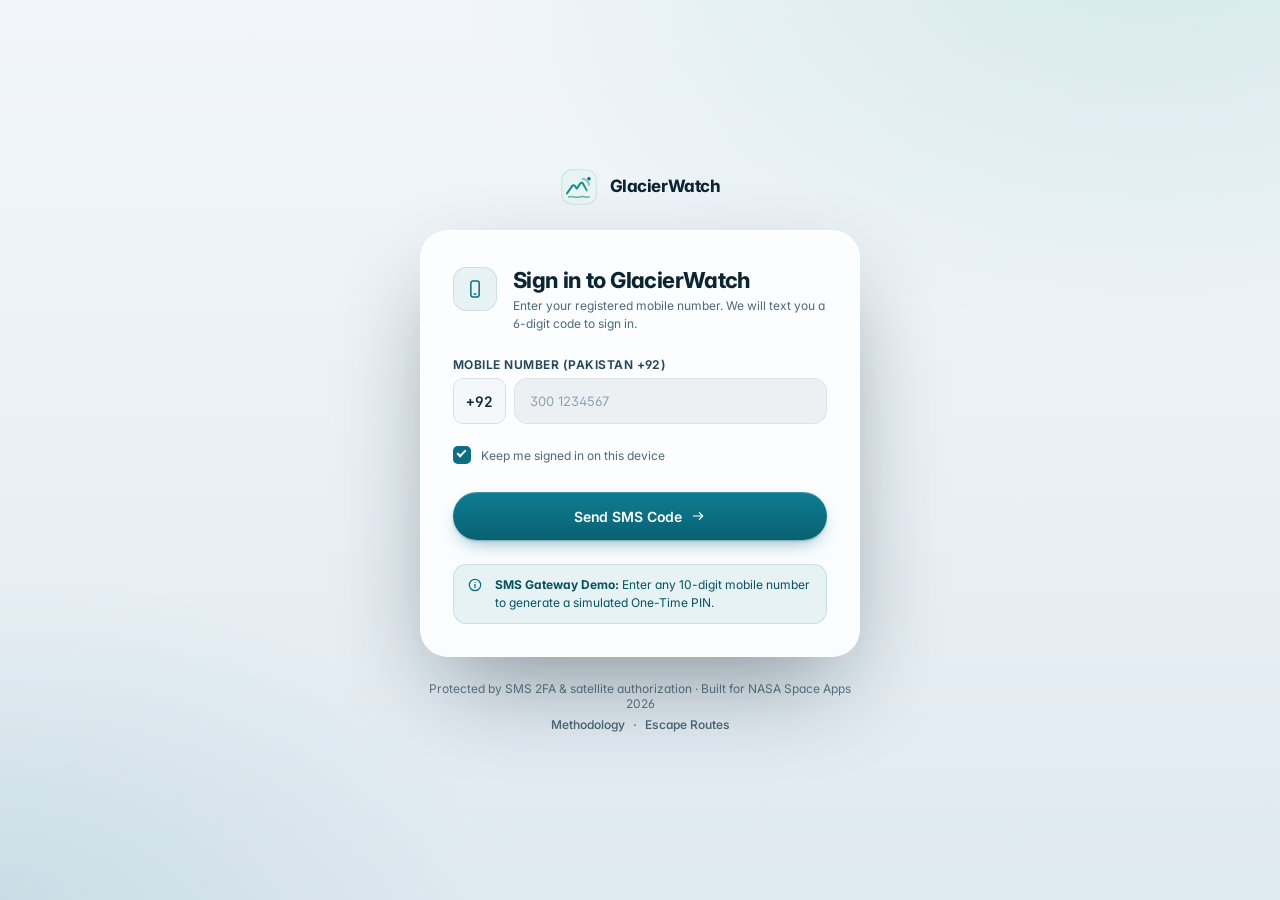
<file: frontend/login.html>
<!doctype html>
<html lang="en">
<head>
  <meta charset="utf-8">
  <meta name="viewport" content="width=device-width, initial-scale=1">
  <title>Sign in — GlacierWatch</title>
  <meta name="description" content="Sign in to the GlacierWatch early-warning telemetry dashboard via SMS One-Time PIN.">
  <meta name="theme-color" content="#f2f6fa">
  <link rel="icon" href="assets/favicon.svg" type="image/svg+xml">
  <link rel="preconnect" href="https://fonts.googleapis.com">
  <link rel="preconnect" href="https://fonts.gstatic.com" crossorigin>
  <link href="https://fonts.googleapis.com/css2?family=Inter:wght@400;500;600;700;800&family=JetBrains+Mono:wght@500;600&family=Noto+Naskh+Arabic:wght@400;600&display=swap" rel="stylesheet">
  <link rel="stylesheet" href="assets/css/styles.css">
  <link rel="stylesheet" href="assets/css/login.css">
</head>
<body class="login-body">
  <svg class="icon-sprite" aria-hidden="true" focusable="false">
    <symbol id="i-phone" viewBox="0 0 24 24"><rect x="7" y="2.5" width="10" height="19" rx="2.5"/><path d="M11 18h2"/></symbol>
    <symbol id="i-lock" viewBox="0 0 24 24"><rect x="5" y="10" width="14" height="10" rx="2.5"/><path d="M8.5 10V8a3.5 3.5 0 0 1 7 0v2"/></symbol>
    <symbol id="i-arrow" viewBox="0 0 24 24"><path d="M5 12h14"/><path d="m14 7 5 5-5 5"/></symbol>
    <symbol id="i-info" viewBox="0 0 24 24"><circle cx="12" cy="12" r="8.5"/><path d="M12 11v5"/><path d="M12 8h.01"/></symbol>
    <symbol id="i-check" viewBox="0 0 24 24"><path d="m5 12.5 4.2 4.2L19 6.8"/></symbol>
  </svg>

  <main class="login-main">
    <div class="login-container">
      
      <!-- Brand Header -->
      <div class="login-brand-header">
        <a class="brand" href="index.html" aria-label="GlacierWatch home">
          <span class="brand-mark" aria-hidden="true" style="background: transparent; box-shadow: none;">
          <svg viewBox="0 0 44 44" fill="none">
            <defs>
              <linearGradient id="gw-calm" x1="4" y1="6" x2="40" y2="38" gradientUnits="userSpaceOnUse">
                <stop offset="0%" stop-color="#0b6e82"/>
                <stop offset="55%" stop-color="#19948b"/>
                <stop offset="100%" stop-color="#5ab8a8"/>
              </linearGradient>
              <linearGradient id="gw-surface" x1="0" y1="0" x2="44" y2="44" gradientUnits="userSpaceOnUse">
                <stop offset="0%" stop-color="#e3f3f4"/>
                <stop offset="100%" stop-color="#eef7f5"/>
              </linearGradient>
            </defs>
            <rect x="2" y="2" width="40" height="40" rx="12" fill="url(#gw-surface)" stroke="#cde4e5" stroke-width="1.2"/>
            <!-- Flowing mountain contour transitioning into a calm radar ring -->
            <path d="M8 29.5 14.5 20.5a1.6 1.6 0 0 1 2.6 0l2.4 3.4 4.1-6.2a1.6 1.6 0 0 1 2.7.1l4.7 8.1" stroke="url(#gw-calm)" stroke-width="2.3" stroke-linecap="round" stroke-linejoin="round"/>
            <path d="M26 12.5a7.5 7.5 0 0 1 7.5 7.5" stroke="#2d9d92" stroke-width="1.8" stroke-linecap="round" opacity="0.65"/>
            <circle cx="33.5" cy="12.5" r="2" fill="#0b6e82"/>
            <path d="M10 33.5c4.5-1.6 8.5 1.6 13 0s8.5 1.6 11 0" stroke="#5ab8a8" stroke-width="1.8" stroke-linecap="round"/>
          </svg>
        </span>
          <span class="brand-text">
            <strong>GlacierWatch</strong>
            <small>GLOF early warning · Northern Pakistan</small>
          </span>
        </a>
      </div>

      <!-- Login Card Form -->
      <section class="card login-card" aria-labelledby="login-title">
        <div class="login-card-head">
          <div class="login-icon-badge">
            <svg class="icon"><use href="#i-phone"/></svg>
          </div>
          <div>
            <h1 id="login-title">Sign in to GlacierWatch</h1>
            <p id="login-subtitle">Enter your registered mobile number. We will text you a 6-digit code to sign in.</p>
          </div>
        </div>

        <!-- Step 1: Phone Number Input -->
        <form class="login-form" id="phone-form" novalidate>
          <div class="form-group">
            <label for="phone">Mobile Number (Pakistan +92)</label>
            <div style="display:flex; gap:8px; align-items:stretch;">
              <span style="display:inline-flex; align-items:center; padding:0 12px; border-radius:10px; border:1px solid var(--border, #d5e0e8); background:var(--surface-2, #f4f8fb); font-family:'JetBrains Mono', monospace; font-size:0.9rem; font-weight:600; color:var(--ink, #0c2533);">
                +92
              </span>
              <input
                type="tel"
                id="phone"
                name="phone"
                placeholder="300 1234567"
                inputmode="tel"
                autocomplete="tel-national"
                maxlength="12"
                required
                style="flex:1;"
              >
            </div>
          </div>

          <div class="form-row-check">
            <label class="checkbox-label">
              <input type="checkbox" id="remember" name="remember" checked>
              <span class="checkbox-custom"></span>
              <span>Keep me signed in on this device</span>
            </label>
          </div>

          <button type="submit" class="btn btn-primary btn-block" id="send-otp-btn">
            Send SMS Code <svg class="icon"><use href="#i-arrow"/></svg>
          </button>
        </form>

        <!-- Step 2: OTP Verification (Hidden until code is sent) -->
        <form class="login-form" id="otp-form" novalidate hidden>
          <div class="form-group">
            <div class="label-row">
              <label for="otp">6-Digit One-Time PIN</label>
              <button type="button" class="forgot-link" id="change-phone-btn" style="background:none; border:none; padding:0; cursor:pointer; font:inherit;">
                Change number
              </button>
            </div>
            <input
              type="text"
              id="otp"
              name="otp"
              placeholder="• • • • • •"
              inputmode="numeric"
              pattern="[0-9]{6}"
              maxlength="6"
              autocomplete="one-time-code"
              required
              style="font-family:'JetBrains Mono', monospace; font-size:1.25rem; letter-spacing:0.35em; text-align:center;"
            >
          </div>

          <div style="display:flex; justify-content:space-between; align-items:center; font-size:0.84rem; color:var(--muted, #5f7889); margin-bottom:14px;">
            <span id="otp-sent-to">Sent to +92</span>
            <button type="button" id="resend-otp-btn" disabled style="background:none; border:none; padding:0; font:inherit; font-weight:600; color:var(--accent, #0b6e82); cursor:pointer;">
              Resend in 30s
            </button>
          </div>

          <button type="submit" class="btn btn-primary btn-block" id="verify-otp-btn">
            Verify &amp; Sign In <svg class="icon"><use href="#i-check"/></svg>
          </button>
        </form>

        <div class="login-demo-notice" id="demo-sms-banner">
          <svg class="icon"><use href="#i-info"/></svg>
          <span id="demo-sms-text"><strong>SMS Gateway Demo:</strong> Enter any 10-digit mobile number to generate a simulated One-Time PIN.</span>
        </div>
      </section>

      <!-- Footer Info -->
      <footer class="login-footer">
        <p>Protected by SMS 2FA &amp; satellite authorization · Built for NASA Space Apps 2026</p>
        <div class="login-footer-links">
          <a href="index.html#method">Methodology</a>
          <span>·</span>
          <a href="index.html#escape">Escape Routes</a>
        </div>
      </footer>

    </div>
  </main>

  <div class="toast" id="toast" role="status" aria-live="polite"></div>
  <script src="assets/js/app.js" type="module"></script>
</body>
</html>
</file>
<file: frontend/assets/css/styles.css>
/* ==========================================================================
   GlacierWatch — "Karakoram Telemetry" design system
   A calm, low-glare command-center interface for district officers and
   field teams. One token set drives every surface, tier and control.

   Contents
     01 Tokens            08 Lake list              15 Method
     02 Base              09 Context band           16 Footer
     03 Header & nav      10 Time Machine           17 Lake dialog
     04 Layout & type     11 Escape routes          18 Toast & tab bar
     05 Glass surfaces    12 Alerts · voice         19 Responsive
     06 Buttons/controls  13 Alerts · SMS           20 Motion preferences
     07 Overview & map    14 Alerts · side rail
   ========================================================================== */

/* -------------------------------------------------------------------------
   01 Tokens
   ------------------------------------------------------------------------- */

:root {
  /* Alpine Mist — canvas */
  --mist-0: #f8fbfd;
  --mist-1: #f2f6fa;
  --mist-2: #eaf1f6;
  --mist-3: #dfe9f0;
  --mist-4: #d2e0ea;

  /* Deep Karakoram Slate — ink & structure */
  --slate-950: #081a24;
  --slate-900: #0c2533;
  --slate-800: #143444;
  --slate-700: #24475a;
  --slate-600: #3a5a6c;
  --slate-500: #4f6a7b;
  --slate-400: #5f7889;
  --slate-300: #8ea3b1;

  --ink: var(--slate-900);
  --ink-2: var(--slate-700);
  --muted: var(--slate-500);
  --muted-2: var(--slate-400);
  --placeholder: var(--slate-300);

  /* Glacial Teal — brand & telemetry */
  --brand: #0b6e82;
  --brand-hover: #095e70;
  --brand-ink: #075261;
  --brand-2: #0f8f8a;
  --brand-glow: #6fd3d8;
  --brand-soft: rgba(11, 110, 130, .08);
  --brand-soft-2: rgba(11, 110, 130, .14);
  --brand-line: rgba(11, 110, 130, .26);
  --brand-grad: linear-gradient(180deg, #0f7d92 0%, #0b6e82 55%, #09616f 100%);

  /* Semantic risk tiers */
  --high: #d63b3b;
  --high-ink: #a52626;
  --high-soft: #fcecec;
  --high-wash: rgba(214, 59, 59, .07);
  --high-line: rgba(214, 59, 59, .26);

  --mod: #d97706;
  --mod-ink: #965104;
  --mod-soft: #fef3e2;
  --mod-wash: rgba(217, 119, 6, .07);
  --mod-line: rgba(217, 119, 6, .28);

  --low: #0f8a5f;
  --low-ink: #0a6a48;
  --low-soft: #e6f4ee;
  --low-wash: rgba(15, 138, 95, .07);
  --low-line: rgba(15, 138, 95, .26);

  /* Score factors (kept distinct from tier colours where possible) */
  --factor-growth: var(--brand);
  --factor-heat: #c4700a;
  --factor-rain: #4a7ea6;

  /* Map markers */
  --safe: #12a074;
  --village: var(--brand);

  /* Lines */
  --hair: rgba(12, 37, 51, .08);
  --hair-2: rgba(12, 37, 51, .12);
  --hair-3: rgba(12, 37, 51, .18);
  --line: var(--hair);
  --line-strong: var(--hair-2);

  /* Frosted glass */
  --glass: rgba(255, 255, 255, .82);
  --glass-hi: rgba(255, 255, 255, .9);
  --glass-lo: rgba(255, 255, 255, .64);
  --glass-edge: .5px solid rgba(255, 255, 255, .85);
  --glass-blur: blur(30px) saturate(160%);
  --fill-1: rgba(12, 37, 51, .035);
  --fill-2: rgba(12, 37, 51, .06);
  --fill-3: rgba(12, 37, 51, .09);

  /* Dark anchor surfaces */
  --night:
    radial-gradient(640px 300px at 100% 0%, rgba(15, 143, 138, .26), transparent 68%),
    radial-gradient(520px 320px at 0% 100%, rgba(11, 110, 130, .22), transparent 70%),
    linear-gradient(150deg, #0a202c 0%, #0c2533 52%, #0d3140 100%);
  --night-text: #e6f2f6;
  --night-muted: #a8c0cc;
  --night-faint: #86a3b2;
  --night-accent: #7fd6dc;
  --night-line: rgba(255, 255, 255, .1);
  --night-fill: rgba(255, 255, 255, .06);

  /* Elevation */
  --ring: 0 0 0 .5px rgba(12, 37, 51, .07);
  --shadow-sm: var(--ring), 0 1px 2px rgba(12, 37, 51, .04), 0 4px 12px -6px rgba(12, 37, 51, .1);
  --shadow: var(--ring), 0 1px 2px rgba(12, 37, 51, .035), 0 14px 36px -18px rgba(12, 37, 51, .2);
  --shadow-hover: var(--ring), 0 2px 4px rgba(12, 37, 51, .04), 0 22px 44px -20px rgba(12, 37, 51, .26);
  --shadow-float: 0 0 0 .5px rgba(12, 37, 51, .08), 0 18px 44px -14px rgba(8, 26, 36, .32);
  --shadow-night: 0 30px 70px -30px rgba(8, 26, 36, .6), inset 0 1px 0 rgba(255, 255, 255, .1);
  --shadow-lg: 0 40px 100px -24px rgba(8, 26, 36, .45);
  --inset-hi: inset 0 1px 0 rgba(255, 255, 255, .9);

  /* Shape */
  --r-2xl: 28px;
  --r-xl: 24px;
  --r-lg: 18px;
  --r-md: 14px;
  --r-sm: 10px;
  --r-xs: 7px;
  --radius: var(--r-xl);
  --radius-sm: var(--r-md);

  /* Spacing (4-pt) */
  --s-1: 4px;
  --s-2: 8px;
  --s-3: 12px;
  --s-4: 16px;
  --s-5: 20px;
  --s-6: 24px;
  --s-7: 32px;
  --s-8: 40px;
  --s-9: 56px;
  --s-10: 72px;
  --pad-card: 24px;
  --gap-grid: 24px;
  --gap-stack: 20px;
  --gap-section: 40px;

  /* Type */
  --font: "Inter", ui-sans-serif, system-ui, -apple-system, "Segoe UI", Roboto, sans-serif;
  --mono: "JetBrains Mono", ui-monospace, "SF Mono", "Cascadia Mono", Consolas, monospace;
  --urdu: "Noto Naskh Arabic", "Nafees Nastaleeq", "Jameel Noori Nastaleeq", serif;
  --fs-micro: 10.5px;
  --fs-label: 11px;
  --fs-xs: 12px;
  --fs-sm: 13px;
  --fs-md: 14px;
  --fs-base: 15px;

  /* Motion */
  --ease: cubic-bezier(.2, .8, .2, 1);
  --ease-out: cubic-bezier(.16, 1, .3, 1);
  --t-fast: .14s;
  --t: .22s;

  --max: 1320px;
  --header-h: 68px;
}

/* -------------------------------------------------------------------------
   02 Base
   ------------------------------------------------------------------------- */

*, *::before, *::after { box-sizing: border-box; }

html {
  scroll-behavior: auto;
  -webkit-text-size-adjust: 100%;
  background: var(--mist-1);
}

body {
  position: relative;
  margin: 0;
  min-height: 100vh;
  font-family: var(--font);
  font-size: var(--fs-md);
  font-feature-settings: "cv11", "ss01", "ss03";
  color: var(--ink);
  color-scheme: light;
  background:
    radial-gradient(1100px 620px at 92% -12%, rgba(15, 143, 138, .10), transparent 64%),
    radial-gradient(900px 560px at -6% 4%, rgba(11, 110, 130, .07), transparent 60%),
    radial-gradient(1000px 700px at 50% 112%, rgba(120, 180, 205, .14), transparent 62%),
    linear-gradient(180deg, #f2f6fa 0%, #eef4f8 42%, #e8f0f5 100%);
  background-attachment: fixed;
  -webkit-font-smoothing: antialiased;
  -moz-osx-font-smoothing: grayscale;
  text-rendering: optimizeLegibility;
}

/* Faint topographic contours — atmospheric, never competes with content */
body::before {
  content: "";
  position: fixed;
  inset: 0;
  z-index: -1;
  pointer-events: none;
  background:
    repeating-radial-gradient(ellipse 120% 90% at 88% -8%, transparent 0 34px, rgba(11, 110, 130, .045) 34px 35px),
    repeating-radial-gradient(ellipse 110% 80% at -10% 108%, transparent 0 40px, rgba(12, 37, 51, .03) 40px 41px);
  -webkit-mask-image: radial-gradient(1200px 760px at 85% 0%, #000 0%, transparent 70%), radial-gradient(900px 600px at 0% 100%, #000 0%, transparent 70%);
  mask-image: radial-gradient(1200px 760px at 85% 0%, #000 0%, transparent 70%), radial-gradient(900px 600px at 0% 100%, #000 0%, transparent 70%);
}

h1, h2, h3, h4, p, dl, dd, dt { margin: 0; }
ul, ol { margin: 0; padding: 0; }
button, input, select { font: inherit; color: inherit; }
button { cursor: pointer; -webkit-tap-highlight-color: transparent; }
a { color: inherit; }
img, svg { display: block; }
[hidden] { display: none !important; }

::selection { background: rgba(15, 143, 138, .22); color: var(--slate-950); }

:focus-visible {
  outline: 2px solid var(--brand);
  outline-offset: 2px;
  border-radius: 8px;
}

.skip-link {
  position: fixed;
  top: -60px;
  left: 16px;
  z-index: 200;
  padding: 10px 16px;
  border-radius: var(--r-sm);
  background: var(--ink);
  color: #fff;
  font-size: var(--fs-sm);
  font-weight: 600;
  transition: top var(--t) var(--ease);
}
.skip-link:focus { top: 12px; }

.icon-sprite { position: absolute; width: 0; height: 0; overflow: hidden; }

.icon {
  width: 18px;
  height: 18px;
  flex: none;
  fill: none;
  stroke: currentColor;
  stroke-width: 1.8;
  stroke-linecap: round;
  stroke-linejoin: round;
}

.eyebrow {
  display: flex;
  align-items: center;
  gap: var(--s-2);
  margin: 0 0 var(--s-3);
  font-size: var(--fs-label);
  font-weight: 650;
  letter-spacing: .12em;
  line-height: 1.3;
  text-transform: uppercase;
  color: var(--muted);
}
.eyebrow.light { color: var(--night-accent); }

.live-dot {
  width: 7px;
  height: 7px;
  flex: none;
  border-radius: 50%;
  background: var(--low);
  box-shadow: 0 0 0 4px rgba(15, 138, 95, .14);
  animation: breathe 2.6s ease-in-out infinite;
}
@keyframes breathe {
  0%, 100% { box-shadow: 0 0 0 3px rgba(15, 138, 95, .14); }
  50% { box-shadow: 0 0 0 7px rgba(15, 138, 95, .04); }
}

/* -------------------------------------------------------------------------
   03 Header & navigation
   ------------------------------------------------------------------------- */

.site-header {
  position: sticky;
  top: 0;
  z-index: 80;
  background: rgba(242, 246, 250, .74);
  -webkit-backdrop-filter: blur(30px) saturate(170%);
  backdrop-filter: blur(30px) saturate(170%);
  border-bottom: .5px solid var(--hair-2);
  box-shadow: inset 0 -1px 0 rgba(255, 255, 255, .6);
}

.header-inner {
  max-width: var(--max);
  height: var(--header-h);
  margin: 0 auto;
  padding: 0 32px;
  display: flex;
  align-items: center;
  gap: var(--s-6);
}

.brand {
  display: flex;
  align-items: center;
  gap: var(--s-3);
  flex: none;
  text-decoration: none;
  border-radius: var(--r-md);
}

.brand-mark {
  width: 38px;
  height: 38px;
  color: var(--ink);
  border-radius: 11px;
  box-shadow: 0 0 0 .5px rgba(255, 255, 255, .5) inset, 0 6px 16px -4px rgba(12, 37, 51, .35);
}
.brand-mark svg { width: 100%; height: 100%; border-radius: inherit; }
.brand-mark.small { width: 32px; height: 32px; border-radius: 9px; box-shadow: 0 4px 10px -3px rgba(12, 37, 51, .3); }

.brand-text strong {
  display: block;
  font-size: 17px;
  font-weight: 750;
  letter-spacing: -.028em;
  line-height: 1.15;
  color: var(--ink);
}
.brand-text small {
  display: block;
  margin-top: 2px;
  font-size: var(--fs-label);
  font-weight: 500;
  letter-spacing: .01em;
  color: var(--muted);
}

.main-nav {
  display: flex;
  align-items: center;
  gap: 2px;
  margin-left: var(--s-2);
  padding: 4px;
  border-radius: 999px;
  background: var(--fill-2);
  box-shadow: inset 0 0 0 .5px var(--hair);
}

.nav-link {
  border: 0;
  background: transparent;
  padding: 7px 15px;
  border-radius: 999px;
  font-size: var(--fs-sm);
  font-weight: 560;
  letter-spacing: -.01em;
  color: var(--slate-600);
  white-space: nowrap;
  transition: background var(--t-fast) var(--ease), color var(--t-fast) var(--ease), box-shadow var(--t-fast) var(--ease);
}
.nav-link:hover { background: rgba(255, 255, 255, .7); color: var(--ink); }
.nav-link.is-active {
  background: var(--brand-grad);
  color: #fff;
  box-shadow: 0 1px 2px rgba(7, 82, 97, .3), 0 4px 12px -4px rgba(11, 110, 130, .55), inset 0 1px 0 rgba(255, 255, 255, .18);
}

.header-meta { margin-left: auto; display: flex; align-items: center; gap: var(--s-3); }

.demo-pill {
  display: inline-flex;
  align-items: center;
  gap: var(--s-2);
  padding: 7px 12px;
  border: .5px solid var(--mod-line);
  border-radius: 999px;
  background: rgba(254, 243, 226, .78);
  color: var(--mod-ink);
  font-family: var(--mono);
  font-size: var(--fs-label);
  font-weight: 600;
  letter-spacing: -.01em;
  white-space: nowrap;
  cursor: help;
}
.demo-dot {
  width: 6px;
  height: 6px;
  border-radius: 50%;
  background: var(--mod);
  box-shadow: 0 0 0 3px rgba(217, 119, 6, .16);
}

.menu-toggle {
  display: none;
  width: 40px;
  height: 40px;
  padding: 11px 10px;
  border: .5px solid var(--hair-2);
  border-radius: var(--r-sm);
  background: var(--glass);
  flex-direction: column;
  justify-content: space-between;
}
.menu-toggle span {
  display: block;
  height: 2px;
  border-radius: 2px;
  background: var(--ink);
  transition: transform var(--t) var(--ease), opacity var(--t) var(--ease);
}
.menu-toggle[aria-expanded="true"] span:nth-child(1) { transform: translateY(6px) rotate(45deg); }
.menu-toggle[aria-expanded="true"] span:nth-child(2) { opacity: 0; }
.menu-toggle[aria-expanded="true"] span:nth-child(3) { transform: translateY(-6px) rotate(-45deg); }

.mobile-nav {
  display: none;
  gap: var(--s-1);
  flex-wrap: wrap;
  padding: var(--s-2) var(--s-5) var(--s-4);
  border-top: .5px solid var(--hair);
  background: rgba(248, 251, 253, .97);
}
.mobile-nav.is-open { display: flex; }
.mobile-nav .nav-link { flex: 1 1 auto; text-align: center; }

/* -------------------------------------------------------------------------
   04 Layout & display type
   ------------------------------------------------------------------------- */

.page {
  max-width: var(--max);
  margin: 0 auto;
  padding: 48px 32px 96px;
}

.view { animation: viewIn .36s var(--ease-out) both; }
@keyframes viewIn {
  from { opacity: 0; transform: translateY(8px); }
  to { opacity: 1; transform: none; }
}

.page-head {
  display: grid;
  grid-template-columns: minmax(0, 1fr) auto;
  gap: var(--s-8);
  align-items: end;
  margin-bottom: var(--s-8);
}

.page-head h1,
.method-head h1 {
  max-width: 800px;
  margin: 0 0 var(--s-4);
  font-size: clamp(34px, 4.1vw, 52px);
  font-weight: 760;
  line-height: 1.04;
  letter-spacing: -.042em;
  color: var(--ink);
  text-wrap: balance;
}

.lede {
  max-width: 660px;
  font-size: var(--fs-base);
  line-height: 1.65;
  color: var(--muted);
  text-wrap: pretty;
}

.fine-print {
  max-width: 960px;
  margin: var(--s-5) 2px 0;
  font-size: var(--fs-xs);
  line-height: 1.6;
  color: var(--muted-2);
}

/* -------------------------------------------------------------------------
   05 Glass surfaces
   ------------------------------------------------------------------------- */

.card,
.kpi-card,
.scan-card,
.alert-lake-picker,
.evac-stats-card,
.snapshot {
  background: var(--glass);
  border: var(--glass-edge);
  box-shadow: var(--shadow), var(--inset-hi);
  -webkit-backdrop-filter: var(--glass-blur);
  backdrop-filter: var(--glass-blur);
}

.card { border-radius: var(--r-xl); }

.card-head {
  display: flex;
  align-items: flex-start;
  justify-content: space-between;
  gap: var(--s-4);
  padding: var(--pad-card) var(--pad-card) var(--s-4);
}
.card-head h2 {
  margin: 0 0 var(--s-1);
  font-size: 17px;
  font-weight: 700;
  line-height: 1.3;
  letter-spacing: -.022em;
}
.card-head p {
  max-width: 520px;
  font-size: var(--fs-sm);
  line-height: 1.5;
  color: var(--muted);
}
.card-head .eyebrow { margin-bottom: var(--s-2); }

.badge-soft {
  display: inline-flex;
  align-items: center;
  justify-content: center;
  flex: none;
  padding: 5px 9px;
  border-radius: var(--r-xs);
  background: var(--brand-soft);
  color: var(--brand-ink);
  font-family: var(--mono);
  font-size: var(--fs-micro);
  font-weight: 600;
  letter-spacing: .04em;
  text-transform: uppercase;
  white-space: nowrap;
}

/* -------------------------------------------------------------------------
   06 Buttons & controls
   ------------------------------------------------------------------------- */

.btn {
  display: inline-flex;
  align-items: center;
  justify-content: center;
  gap: var(--s-2);
  min-height: 40px;
  padding: 10px 18px;
  border: 0;
  border-radius: 999px;
  font-size: var(--fs-sm);
  font-weight: 600;
  letter-spacing: -.01em;
  text-decoration: none;
  white-space: nowrap;
  transition:
    transform var(--t-fast) var(--ease),
    background var(--t-fast) var(--ease),
    box-shadow var(--t) var(--ease),
    border-color var(--t-fast) var(--ease),
    color var(--t-fast) var(--ease),
    filter var(--t-fast) var(--ease);
}
.btn:hover { transform: translateY(-1px); }
.btn:active { transform: translateY(0) scale(.98); }
.btn .icon { width: 16px; height: 16px; }
.btn:disabled { opacity: .5; cursor: not-allowed; transform: none; }
.btn-block { width: 100%; }

.btn-primary,
.btn-voice {
  background: var(--brand-grad);
  color: #fff;
  box-shadow: 0 1px 2px rgba(7, 82, 97, .35), 0 8px 20px -8px rgba(11, 110, 130, .6), inset 0 1px 0 rgba(255, 255, 255, .2);
}
.btn-primary:hover,
.btn-voice:hover {
  filter: brightness(1.06);
  box-shadow: 0 2px 4px rgba(7, 82, 97, .3), 0 14px 28px -10px rgba(11, 110, 130, .65), inset 0 1px 0 rgba(255, 255, 255, .22);
}

.btn-ghost {
  background: rgba(255, 255, 255, .78);
  border: .5px solid var(--hair-2);
  color: var(--brand-ink);
  box-shadow: 0 1px 2px rgba(12, 37, 51, .05);
}
.btn-ghost:hover { background: #fff; border-color: var(--brand-line); box-shadow: 0 6px 16px -8px rgba(12, 37, 51, .22); }

.btn-quiet {
  flex: none;
  background: rgba(255, 255, 255, .7);
  border: .5px solid var(--high-line);
  color: var(--high-ink);
}
.btn-quiet:hover { background: #fff; box-shadow: 0 6px 16px -8px rgba(165, 38, 38, .35); }

.btn-light {
  background: linear-gradient(180deg, #ffffff, #e9f6f8);
  color: var(--slate-950);
  box-shadow: 0 8px 22px -6px rgba(0, 0, 0, .35), inset 0 1px 0 #fff;
}
.btn-light:hover { background: #fff; }

.btn-ghost-light {
  background: rgba(255, 255, 255, .07);
  border: .5px solid rgba(255, 255, 255, .24);
  color: var(--night-text);
  -webkit-backdrop-filter: blur(12px);
  backdrop-filter: blur(12px);
}
.btn-ghost-light:hover { background: rgba(255, 255, 255, .13); border-color: rgba(255, 255, 255, .34); }

.text-link {
  display: inline-flex;
  align-items: center;
  gap: 6px;
  font-size: var(--fs-sm);
  font-weight: 650;
  color: var(--brand-ink);
  text-decoration: none;
}
.text-link .icon { width: 15px; height: 15px; transition: transform var(--t) var(--ease); }
.text-link:hover .icon { transform: translateX(3px); }

/* Switch */
.map-view-toggle {
  display: inline-flex;
  align-items: center;
  gap: 10px;
  flex: none;
  padding: 5px 5px 5px 12px;
  border-radius: 999px;
  background: var(--fill-1);
  box-shadow: inset 0 0 0 .5px var(--hair);
  color: var(--muted);
  font-size: var(--fs-xs);
  font-weight: 600;
  white-space: nowrap;
}
.ios-switch {
  position: relative;
  width: 46px;
  height: 28px;
  flex: none;
  border: 0;
  border-radius: 999px;
  background: rgba(12, 37, 51, .18);
  transition: background var(--t) var(--ease);
}
.ios-switch::after {
  content: "";
  position: absolute;
  top: 2px;
  left: 2px;
  width: 24px;
  height: 24px;
  border-radius: 50%;
  background: #fff;
  box-shadow: 0 3px 8px rgba(8, 26, 36, .18), 0 1px 1px rgba(8, 26, 36, .14);
  transition: transform var(--t) var(--ease), width var(--t-fast) var(--ease);
}
.ios-switch[aria-checked="true"] { background: var(--brand); }
.ios-switch[aria-checked="true"]::after { transform: translateX(18px); }
.ios-switch:active::after { width: 27px; }
.ios-switch[aria-checked="true"]:active::after { transform: translateX(15px); }
.ios-switch:disabled { opacity: .4; cursor: not-allowed; }

/* Segmented control (satellite layer) */
.layer-toggle {
  display: flex;
  flex: none;
  gap: 2px;
  padding: 3px;
  border-radius: 12px;
  background: var(--fill-2);
  box-shadow: inset 0 0 0 .5px var(--hair);
}
.layer-toggle button {
  display: inline-flex;
  align-items: center;
  gap: 6px;
  padding: 7px 13px;
  border: 0;
  border-radius: 9px;
  background: transparent;
  color: var(--muted);
  font-size: var(--fs-xs);
  font-weight: 600;
  transition: background var(--t-fast) var(--ease), color var(--t-fast) var(--ease), box-shadow var(--t-fast) var(--ease);
}
.layer-toggle button:hover { color: var(--ink); }
.layer-toggle button.is-active { background: #fff; color: var(--brand-ink); box-shadow: 0 1px 3px rgba(12, 37, 51, .14), 0 0 0 .5px var(--hair); }
.sim-tag {
  padding: 1px 5px;
  border-radius: 4px;
  background: var(--mod-soft);
  color: var(--mod-ink);
  font-family: var(--mono);
  font-size: 9.5px;
  font-weight: 600;
  text-transform: uppercase;
}

/* Select */
.tm-speed select,
.alert-lake-picker select {
  -webkit-appearance: none;
  appearance: none;
  border: 0;
  border-radius: var(--r-sm);
  background-color: var(--fill-2);
  background-image: url("data:image/svg+xml,%3Csvg xmlns='http://www.w3.org/2000/svg' viewBox='0 0 24 24' fill='none' stroke='%234f6a7b' stroke-width='2.4' stroke-linecap='round' stroke-linejoin='round'%3E%3Cpath d='m6 9 6 6 6-6'/%3E%3C/svg%3E");
  background-repeat: no-repeat;
  background-position: right 10px center;
  background-size: 13px;
  box-shadow: inset 0 0 0 .5px var(--hair);
  font-weight: 600;
  outline: none;
  cursor: pointer;
  transition: background-color var(--t-fast) var(--ease), box-shadow var(--t-fast) var(--ease);
}
.tm-speed select:hover,
.alert-lake-picker select:hover { background-color: var(--fill-3); }
.tm-speed select:focus-visible,
.alert-lake-picker select:focus-visible { box-shadow: 0 0 0 3px var(--brand-soft-2), inset 0 0 0 1px var(--brand); }

/* Shared dot & tier atoms */
.dot {
  display: inline-block;
  width: 8px;
  height: 8px;
  flex: none;
  border-radius: 50%;
}
.dot-high { background: var(--high); }
.dot-moderate { background: var(--mod); }
.dot-low { background: var(--low); }
.dot-safe { background: var(--safe); box-shadow: 0 0 0 3px rgba(18, 160, 116, .2); }
.dot-village { background: var(--village); }

.risk-pill {
  min-width: 44px;
  padding: 4px 8px;
  border-radius: 8px;
  text-align: center;
  font-family: var(--mono);
  font-size: var(--fs-xs);
  font-weight: 650;
  letter-spacing: -.02em;
  font-variant-numeric: tabular-nums;
}
.risk-pill.low { background: var(--low-soft); color: var(--low-ink); }
.risk-pill.moderate { background: var(--mod-soft); color: var(--mod-ink); }
.risk-pill.high { background: var(--high-soft); color: var(--high-ink); box-shadow: inset 0 0 0 .5px var(--high-line); }

/* -------------------------------------------------------------------------
   07 Overview — scan card, alert strip, KPIs, map
   ------------------------------------------------------------------------- */

.scan-card {
  width: 396px;
  padding: var(--s-5);
  border-radius: var(--r-xl);
}
.scan-top { display: flex; align-items: center; gap: var(--s-3); }
.scan-icon {
  width: 40px;
  height: 40px;
  flex: none;
  display: grid;
  place-items: center;
  border-radius: 12px;
  background: var(--brand-soft);
  color: var(--brand);
  box-shadow: inset 0 0 0 .5px var(--brand-line);
}
.scan-label {
  display: block;
  margin-bottom: 2px;
  font-size: var(--fs-micro);
  font-weight: 650;
  letter-spacing: .1em;
  text-transform: uppercase;
  color: var(--muted-2);
}
.scan-top strong {
  font-family: var(--mono);
  font-size: var(--fs-sm);
  font-weight: 600;
  letter-spacing: -.02em;
}
.scan-status {
  display: inline-flex;
  align-items: center;
  gap: 6px;
  margin-left: auto;
  padding: 4px 9px;
  border-radius: 999px;
  background: var(--low-soft);
  color: var(--low-ink);
  font-size: var(--fs-micro);
  font-weight: 650;
  letter-spacing: .06em;
  text-transform: uppercase;
}
.scan-status::before {
  content: "";
  width: 6px;
  height: 6px;
  border-radius: 50%;
  background: var(--low);
}
.scan-facts {
  display: grid;
  grid-template-columns: 1fr 1fr 1.3fr;
  gap: var(--s-3);
  margin-top: var(--s-4);
  padding-top: var(--s-4);
  border-top: .5px solid var(--hair-2);
}
.scan-facts dt {
  font-size: var(--fs-micro);
  font-weight: 650;
  letter-spacing: .08em;
  text-transform: uppercase;
  color: var(--muted-2);
}
.scan-facts dd {
  margin: 4px 0 0;
  font-size: var(--fs-xs);
  font-weight: 600;
  line-height: 1.35;
  color: var(--ink-2);
}
.scan-note {
  display: flex;
  align-items: center;
  gap: var(--s-2);
  margin-top: var(--s-4);
  padding: 9px 12px;
  border-radius: var(--r-sm);
  background: var(--fill-1);
  color: var(--muted);
  font-size: var(--fs-xs);
  line-height: 1.45;
}
.scan-note .icon { width: 14px; height: 14px; color: var(--brand); }

/* Alert strip — the one place crimson leads */
.alert-strip {
  position: relative;
  display: flex;
  align-items: center;
  gap: var(--s-4);
  margin-bottom: var(--gap-grid);
  padding: var(--s-5) var(--s-6) var(--s-5) 28px;
  overflow: hidden;
  border: .5px solid rgba(255, 255, 255, .85);
  border-radius: var(--r-xl);
  background:
    linear-gradient(100deg, rgba(252, 236, 236, .95) 0%, rgba(253, 244, 243, .9) 45%, rgba(255, 255, 255, .84) 100%);
  box-shadow: 0 0 0 .5px var(--high-line), 0 18px 40px -24px rgba(165, 38, 38, .4), var(--inset-hi);
  -webkit-backdrop-filter: var(--glass-blur);
  backdrop-filter: var(--glass-blur);
}
.alert-strip::before {
  content: "";
  position: absolute;
  left: 0;
  top: 0;
  bottom: 0;
  width: 4px;
  background: linear-gradient(180deg, #e25454, var(--high) 50%, #b92e2e);
}
.alert-strip-icon {
  position: relative;
  width: 44px;
  height: 44px;
  flex: none;
  display: grid;
  place-items: center;
  border-radius: 13px;
  background: #fff;
  color: var(--high);
  box-shadow: 0 0 0 .5px var(--high-line), 0 6px 14px -6px rgba(165, 38, 38, .4);
}
.alert-strip-icon::after {
  content: "";
  position: absolute;
  inset: -4px;
  border-radius: 16px;
  border: 1.5px solid rgba(214, 59, 59, .35);
  animation: alertPulse 2.4s var(--ease) infinite;
}
@keyframes alertPulse {
  0% { opacity: .9; transform: scale(.94); }
  70%, 100% { opacity: 0; transform: scale(1.14); }
}
.alert-strip-copy { flex: 1; min-width: 0; }
.alert-strip-copy strong {
  display: block;
  margin-bottom: 3px;
  font-size: var(--fs-base);
  font-weight: 700;
  letter-spacing: -.018em;
  color: var(--high-ink);
}
.alert-strip-copy span { font-size: var(--fs-sm); line-height: 1.5; color: #6e4646; }
.alert-strip-actions { display: flex; flex: none; flex-wrap: wrap; gap: var(--s-2); }

/* KPI tiles */
.kpi-grid {
  display: grid;
  grid-template-columns: repeat(4, minmax(0, 1fr));
  gap: var(--s-4);
  margin-bottom: var(--gap-grid);
}
.kpi-card {
  position: relative;
  display: flex;
  align-items: flex-start;
  gap: var(--s-4);
  padding: 22px;
  border-radius: var(--r-xl);
  overflow: hidden;
  transition: transform var(--t) var(--ease), box-shadow var(--t) var(--ease);
}
.kpi-card:hover { transform: translateY(-2px); box-shadow: var(--shadow-hover), var(--inset-hi); }
.kpi-icon {
  width: 42px;
  height: 42px;
  flex: none;
  display: grid;
  place-items: center;
  border-radius: 13px;
}
.kpi-icon .icon { width: 20px; height: 20px; }
.kpi-icon-red { background: var(--high-soft); color: var(--high); box-shadow: inset 0 0 0 .5px var(--high-line); }
.kpi-icon-blue { background: var(--brand-soft); color: var(--brand); box-shadow: inset 0 0 0 .5px var(--brand-line); }
.kpi-icon-green { background: var(--low-soft); color: var(--low); box-shadow: inset 0 0 0 .5px var(--low-line); }
.kpi-icon-teal { background: rgba(15, 143, 138, .1); color: var(--brand-2); box-shadow: inset 0 0 0 .5px rgba(15, 143, 138, .28); }
.kpi-body { min-width: 0; }
.kpi-label {
  display: block;
  margin-bottom: 6px;
  font-size: var(--fs-micro);
  font-weight: 650;
  letter-spacing: .09em;
  text-transform: uppercase;
  color: var(--muted-2);
}
.kpi-value {
  display: block;
  font-size: 34px;
  font-weight: 750;
  line-height: 1;
  letter-spacing: -.045em;
  font-variant-numeric: tabular-nums;
  color: var(--ink);
}
.kpi-sub { display: block; margin-top: 8px; font-size: var(--fs-xs); line-height: 1.4; color: var(--muted); }
.kpi-card:nth-child(1) .kpi-value { color: var(--high); }
.kpi-card:nth-child(3) .kpi-value { color: var(--low); }
.kpi-card:nth-child(4) .kpi-value { color: var(--brand); }

/* Map + list */
.overview-grid {
  display: grid;
  grid-template-columns: minmax(0, 1fr) 404px;
  gap: var(--gap-grid);
  align-items: stretch;
}

.map-card { display: flex; flex-direction: column; overflow: hidden; }
.map-card .card-head { align-items: center; }

.map-wrap {
  position: relative;
  height: 568px;
  margin: 0 var(--s-3);
  overflow: hidden;
  border-radius: var(--r-lg);
  background: var(--mist-2);
  box-shadow: inset 0 0 0 .5px var(--hair-2);
  isolation: isolate;
}
.map-card .map-wrap { flex: 1 1 auto; min-height: 568px; }
.map { width: 100%; height: 100%; background: var(--mist-2); }

.map-legend {
  position: absolute;
  top: var(--s-4);
  left: var(--s-4);
  z-index: 2;
  display: grid;
  gap: 7px;
  padding: 12px 14px;
  border: var(--glass-edge);
  border-radius: var(--r-md);
  background: rgba(255, 255, 255, .8);
  box-shadow: var(--shadow-float);
  -webkit-backdrop-filter: var(--glass-blur);
  backdrop-filter: var(--glass-blur);
  font-size: var(--fs-xs);
  font-weight: 550;
  color: var(--ink-2);
}
.legend-title {
  margin-bottom: 2px;
  font-size: var(--fs-micro);
  font-weight: 650;
  letter-spacing: .1em;
  text-transform: uppercase;
  color: var(--muted-2);
}
.map-legend > span { display: flex; align-items: center; gap: var(--s-2); }

.map-loading,
.map-fallback {
  position: absolute;
  inset: 0;
  z-index: 3;
  display: flex;
  flex-direction: column;
  align-items: center;
  justify-content: center;
  gap: var(--s-3);
  padding: var(--s-5);
  background: linear-gradient(180deg, var(--mist-1), var(--mist-2));
  color: var(--muted);
  font-size: var(--fs-sm);
  text-align: center;
}
.map-fallback strong { color: var(--ink); font-size: var(--fs-base); }
.map-loading .spinner {
  width: 22px;
  height: 22px;
  border: 2px solid var(--brand-soft-2);
  border-top-color: var(--brand);
  border-radius: 50%;
  animation: spin .8s linear infinite;
}
@keyframes spin { to { transform: rotate(360deg); } }

.map-caption {
  display: flex;
  align-items: center;
  justify-content: space-between;
  gap: var(--s-4);
  padding: var(--s-3) var(--pad-card) var(--s-4);
  font-family: var(--mono);
  font-size: var(--fs-micro);
  letter-spacing: -.01em;
  color: var(--muted-2);
}
.map-caption span { display: inline-flex; align-items: center; gap: var(--s-2); }
.map-caption .icon { width: 14px; height: 14px; color: var(--brand); }

/* Markers */
.lake-marker {
  position: relative;
  width: 18px;
  height: 18px;
  border: 2.5px solid #fff;
  border-radius: 50%;
  box-shadow: 0 2px 8px rgba(8, 26, 36, .35);
  cursor: pointer;
  transition: transform var(--t-fast) var(--ease);
}
.lake-marker:hover { transform: scale(1.2); }
.lake-marker.high { background: var(--high); }
.lake-marker.high::after {
  content: "";
  position: absolute;
  inset: -7px;
  border: 2px solid rgba(214, 59, 59, .5);
  border-radius: 50%;
  animation: ping 2s ease-out infinite;
}
.lake-marker.moderate { background: var(--mod); }
.lake-marker.low { background: var(--low); }
.lake-marker.selected { outline: 3px solid rgba(11, 110, 130, .45); outline-offset: 3px; }
@keyframes ping {
  0% { transform: scale(.7); opacity: .9; }
  75%, 100% { transform: scale(1.55); opacity: 0; }
}

.marker-label {
  position: absolute;
  top: 50%;
  left: 23px;
  transform: translateY(-50%);
  padding: 4px 8px;
  border: .5px solid rgba(255, 255, 255, .9);
  border-radius: 8px;
  background: rgba(255, 255, 255, .92);
  box-shadow: 0 0 0 .5px var(--hair), 0 6px 16px -6px rgba(8, 26, 36, .35);
  color: var(--ink);
  font-family: var(--font);
  font-size: var(--fs-label);
  font-weight: 650;
  letter-spacing: -.01em;
  white-space: nowrap;
}
.marker-label em { margin-left: 5px; font-family: var(--mono); font-style: normal; font-weight: 650; }
.marker-label em.high { color: var(--high); }
.marker-label em.moderate { color: var(--mod-ink); }

/* MapLibre chrome */
.maplibregl-popup-content {
  padding: 12px 14px !important;
  border-radius: var(--r-md) !important;
  background: rgba(255, 255, 255, .92) !important;
  box-shadow: var(--shadow-float) !important;
  -webkit-backdrop-filter: var(--glass-blur);
  backdrop-filter: var(--glass-blur);
  font-family: var(--font) !important;
  font-size: var(--fs-xs) !important;
  color: var(--ink);
}
.maplibregl-popup-content strong { display: block; margin-bottom: 2px; font-size: var(--fs-sm); }
.maplibregl-popup-content span { color: var(--muted); }
.maplibregl-popup-tip { border-top-color: rgba(255, 255, 255, .92) !important; border-bottom-color: rgba(255, 255, 255, .92) !important; }
.maplibregl-ctrl-group {
  overflow: hidden;
  border-radius: 12px !important;
  background: rgba(255, 255, 255, .82) !important;
  box-shadow: var(--shadow-float) !important;
  -webkit-backdrop-filter: var(--glass-blur);
  backdrop-filter: var(--glass-blur);
}
.maplibregl-ctrl-group button { width: 34px !important; height: 34px !important; }
.maplibregl-ctrl-group button + button { border-top: .5px solid var(--hair-2) !important; }
.maplibregl-ctrl-attrib { font-size: 10px !important; opacity: .78; }

/* -------------------------------------------------------------------------
   08 Lake list
   ------------------------------------------------------------------------- */

.lakes-card { display: flex; flex-direction: column; min-height: 0; }

.lake-search { position: relative; margin: 0 var(--pad-card) var(--s-3); }
.lake-search .icon {
  position: absolute;
  top: 50%;
  left: 13px;
  width: 16px;
  height: 16px;
  transform: translateY(-50%);
  color: var(--muted-2);
  pointer-events: none;
}
.lake-search input {
  width: 100%;
  height: 42px;
  padding: 0 14px 0 38px;
  border: 0;
  border-radius: var(--r-md);
  background: var(--fill-2);
  box-shadow: inset 0 0 0 .5px var(--hair);
  font-size: var(--fs-sm);
  outline: none;
  transition: background var(--t-fast) var(--ease), box-shadow var(--t-fast) var(--ease);
}
.lake-search input::placeholder { color: var(--placeholder); }
.lake-search input:hover { background: var(--fill-3); }
.lake-search input:focus { background: #fff; box-shadow: 0 0 0 3px var(--brand-soft-2), inset 0 0 0 1px var(--brand); }

.filter-row {
  display: flex;
  gap: 2px;
  margin: 0 var(--pad-card) var(--s-4);
  padding: 3px;
  overflow-x: auto;
  border-radius: 12px;
  background: var(--fill-2);
  box-shadow: inset 0 0 0 .5px var(--hair);
  scrollbar-width: none;
}
.filter-row::-webkit-scrollbar { display: none; }

.chip {
  display: inline-flex;
  flex: 1 1 auto;
  align-items: center;
  justify-content: center;
  gap: 6px;
  padding: 7px 8px;
  border: 0;
  border-radius: 9px;
  background: transparent;
  color: var(--muted);
  font-size: var(--fs-xs);
  font-weight: 600;
  white-space: nowrap;
  transition: background var(--t-fast) var(--ease), color var(--t-fast) var(--ease), box-shadow var(--t-fast) var(--ease);
}
.chip span { font-family: var(--mono); font-size: var(--fs-micro); opacity: .7; }
.chip:hover { color: var(--ink); }
.chip.is-active { background: #fff; color: var(--brand-ink); box-shadow: 0 1px 3px rgba(12, 37, 51, .14), 0 0 0 .5px var(--hair); }
.chip.is-active span { opacity: .8; }
.chip[data-filter="high"].is-active { color: var(--high-ink); }
.chip[data-filter="moderate"].is-active { color: var(--mod-ink); }
.chip[data-filter="low"].is-active { color: var(--low-ink); }

.lake-list {
  flex: 1 1 auto;
  max-height: 476px;
  margin: 0;
  padding: 0 var(--s-3) var(--s-3);
  overflow-y: auto;
  overscroll-behavior: contain;
  list-style: none;
  scrollbar-width: thin;
  scrollbar-color: var(--mist-4) transparent;
}
.lake-list::-webkit-scrollbar { width: 8px; }
.lake-list::-webkit-scrollbar-thumb { background: var(--mist-4); border: 2px solid transparent; border-radius: 999px; background-clip: padding-box; }

.lake-item { border-radius: var(--r-md); }
.lake-item + .lake-item button { box-shadow: inset 0 .5px 0 var(--hair); }

.lake-item button {
  display: grid;
  grid-template-columns: 10px minmax(0, 1fr) auto 14px;
  align-items: center;
  gap: var(--s-3);
  width: 100%;
  padding: 13px 12px;
  border: 0;
  border-radius: 0;
  background: transparent;
  text-align: left;
  transition: background var(--t-fast) var(--ease);
}
.lake-item button:hover { background: var(--brand-soft); border-radius: var(--r-md); box-shadow: none; }
.lake-item button:active { background: var(--brand-soft-2); }
.lake-item button:hover .chevron { color: var(--brand); transform: translateX(2px); }

.lake-dot { width: 10px; height: 10px; border-radius: 50%; }
.lake-dot.low { background: var(--low); }
.lake-dot.moderate { background: var(--mod); }
.lake-dot.high { background: var(--high); box-shadow: 0 0 0 3px rgba(214, 59, 59, .16); }

.lake-item-name { min-width: 0; }
.lake-item-name strong {
  display: block;
  overflow: hidden;
  font-size: var(--fs-md);
  font-weight: 600;
  letter-spacing: -.016em;
  white-space: nowrap;
  text-overflow: ellipsis;
}
.lake-item-name span {
  display: block;
  margin-top: 2px;
  overflow: hidden;
  font-size: var(--fs-xs);
  color: var(--muted-2);
  white-space: nowrap;
  text-overflow: ellipsis;
}
.lake-item .chevron { width: 14px; height: 14px; color: var(--placeholder); transition: transform var(--t) var(--ease), color var(--t-fast) var(--ease); }

.empty-state {
  padding: var(--s-7) var(--s-5);
  text-align: center;
  font-size: var(--fs-sm);
  line-height: 1.55;
  color: var(--muted);
}

.lakes-foot {
  display: flex;
  align-items: flex-start;
  gap: var(--s-3);
  margin-top: auto;
  padding: var(--s-4) var(--pad-card);
  border-top: .5px solid var(--hair-2);
  border-radius: 0 0 var(--r-xl) var(--r-xl);
  background: var(--fill-1);
  color: var(--muted);
  font-size: var(--fs-xs);
  line-height: 1.5;
}
.lakes-foot .icon { width: 16px; height: 16px; margin-top: 1px; color: var(--brand); }
.lakes-foot strong { color: var(--ink); }

/* -------------------------------------------------------------------------
   09 Context band (dark anchor)
   ------------------------------------------------------------------------- */

.context-band {
  display: grid;
  grid-template-columns: minmax(0, 1.15fr) minmax(0, .85fr);
  gap: var(--s-9);
  align-items: center;
  margin-top: var(--gap-section);
  padding: var(--s-9) var(--s-9);
  overflow: hidden;
  border: .5px solid rgba(255, 255, 255, .08);
  border-radius: var(--r-2xl);
  background: var(--night);
  color: #fff;
  box-shadow: var(--shadow-night);
}
.context-band .eyebrow { color: var(--night-accent); }
.context-copy h2 {
  max-width: 540px;
  margin-bottom: var(--s-4);
  font-size: clamp(24px, 2.5vw, 32px);
  line-height: 1.15;
  letter-spacing: -.03em;
  text-wrap: balance;
}
.context-copy > p:not(.eyebrow) {
  max-width: 600px;
  font-size: var(--fs-md);
  line-height: 1.7;
  color: var(--night-muted);
}
.context-facts {
  display: flex;
  flex-wrap: wrap;
  gap: var(--s-7);
  margin-top: var(--s-7);
  padding-top: var(--s-6);
  border-top: .5px solid var(--night-line);
}
.context-facts span { font-size: var(--fs-xs); color: var(--night-faint); letter-spacing: .01em; }
.context-facts strong {
  display: block;
  margin-bottom: 4px;
  font-size: 22px;
  font-weight: 700;
  letter-spacing: -.025em;
  color: #fff;
}

.terrain-art {
  position: relative;
  height: 260px;
  overflow: hidden;
  border: .5px solid rgba(255, 255, 255, .1);
  border-radius: var(--r-lg);
  background: linear-gradient(180deg, #13404f 0%, #0b2634 62%, #071b25 100%);
  box-shadow: inset 0 1px 0 rgba(255, 255, 255, .06);
}
.art-sun {
  position: absolute;
  top: 30px;
  right: 36px;
  width: 52px;
  height: 52px;
  border-radius: 50%;
  background: radial-gradient(circle at 40% 35%, #fff3d6, #f2be6a);
  box-shadow: 0 0 60px rgba(242, 190, 106, .4);
  opacity: .9;
}
.art-peak { position: absolute; width: 0; height: 0; border-style: solid; border-color: transparent; }
.peak-back { left: -6%; bottom: 38px; border-width: 0 150px 148px 150px; border-bottom-color: #18495a; }
.peak-mid { left: 27%; bottom: 38px; border-width: 0 118px 184px 118px; border-bottom-color: #205c6d; }
.peak-front { right: -10%; bottom: 38px; border-width: 0 156px 126px 156px; border-bottom-color: #286a79; }
.art-snow {
  position: absolute;
  left: 38.5%;
  bottom: 152px;
  width: 0;
  height: 0;
  border-left: 34px solid transparent;
  border-right: 34px solid transparent;
  border-bottom: 56px solid #eaf6f9;
  opacity: .88;
}
.art-lake {
  position: absolute;
  left: 16%;
  right: 18%;
  bottom: 18px;
  height: 32px;
  border-radius: 50%;
  background: radial-gradient(ellipse at 50% 40%, #2fa3a6, #11545f 70%);
  box-shadow: 0 0 26px rgba(47, 163, 166, .32);
}
.art-village {
  position: absolute;
  left: 24%;
  bottom: 42px;
  width: 5px;
  height: 5px;
  border-radius: 50%;
  background: #ffd28a;
  box-shadow: 13px 0 0 #ffd28a, 26px 0 0 #ffd28a, 7px -7px 0 #ffd28a, 20px -6px 0 #ffd28a;
  opacity: .9;
}
.art-ping {
  position: absolute;
  width: 42px;
  height: 42px;
  border: 1px solid rgba(127, 214, 220, .6);
  border-radius: 50%;
  animation: artPing 3.4s ease-out infinite;
}
.ping-1 { left: 33%; bottom: 20px; }
.ping-2 { left: 56%; bottom: 16px; animation-delay: 1.5s; }
@keyframes artPing {
  0% { transform: scale(.25); opacity: 0; }
  25% { opacity: .9; }
  100% { transform: scale(1.9); opacity: 0; }
}

/* -------------------------------------------------------------------------
   10 Time Machine
   ------------------------------------------------------------------------- */

.proof-card {
  width: 372px;
  padding: var(--s-5) 22px;
  border: .5px solid rgba(255, 255, 255, .85);
  border-radius: var(--r-xl);
  background: linear-gradient(150deg, rgba(240, 250, 245, .94), rgba(230, 244, 238, .88));
  box-shadow: 0 0 0 .5px var(--low-line), 0 18px 40px -24px rgba(10, 106, 72, .4), var(--inset-hi);
  -webkit-backdrop-filter: var(--glass-blur);
  backdrop-filter: var(--glass-blur);
}
.proof-label {
  font-size: var(--fs-micro);
  font-weight: 650;
  letter-spacing: .1em;
  text-transform: uppercase;
  color: var(--low-ink);
}
.proof-main { display: flex; align-items: flex-end; gap: var(--s-3); margin: var(--s-2) 0 var(--s-4); }
.proof-main strong { font-size: 40px; font-weight: 760; line-height: 1; letter-spacing: -.045em; color: #0a5a3d; }
.proof-main span { max-width: 180px; padding-bottom: 3px; font-size: var(--fs-xs); line-height: 1.4; color: #3f6f5c; }
.proof-grid {
  display: grid;
  grid-template-columns: 1fr 1fr;
  gap: var(--s-3);
  padding-top: var(--s-4);
  border-top: .5px solid var(--low-line);
}
.proof-grid em {
  display: block;
  margin-bottom: 3px;
  font-size: var(--fs-micro);
  font-style: normal;
  font-weight: 650;
  letter-spacing: .07em;
  text-transform: uppercase;
  color: #4f7f6c;
}
.proof-grid strong { font-family: var(--mono); font-size: var(--fs-md); font-weight: 600; color: #0a5a3d; }
.proof-foot {
  display: flex;
  align-items: center;
  gap: var(--s-2);
  margin-top: var(--s-4);
  font-size: var(--fs-xs);
  color: var(--low-ink);
}
.proof-foot .icon { width: 14px; height: 14px; }

.tm-console { margin-bottom: var(--gap-grid); padding: var(--pad-card) 28px 22px; }
.tm-top { display: flex; align-items: center; gap: var(--s-5); }

.play-btn {
  width: 56px;
  height: 56px;
  flex: none;
  display: grid;
  place-items: center;
  border: 0;
  border-radius: 50%;
  background: var(--brand-grad);
  color: #fff;
  box-shadow: 0 2px 4px rgba(7, 82, 97, .3), 0 12px 26px -10px rgba(11, 110, 130, .7), inset 0 1px 0 rgba(255, 255, 255, .22);
  transition: transform var(--t) var(--ease), filter var(--t-fast) var(--ease);
}
.play-btn:hover { transform: scale(1.05); filter: brightness(1.06); }
.play-btn:active { transform: scale(.97); }
.play-btn .icon { width: 22px; height: 22px; }
.play-btn .pause-icon { display: none; }
.play-btn.is-playing .play-icon { display: none; }
.play-btn.is-playing .pause-icon { display: block; }
.play-btn.is-playing { box-shadow: 0 0 0 6px var(--brand-soft-2), 0 12px 26px -10px rgba(11, 110, 130, .7); }

.tm-date-wrap { flex: 1; min-width: 0; }
.tm-day {
  display: block;
  font-family: var(--mono);
  font-size: var(--fs-label);
  font-weight: 600;
  letter-spacing: .02em;
  text-transform: uppercase;
  color: var(--brand);
}
.tm-date {
  display: block;
  margin-top: 2px;
  font-size: 28px;
  font-weight: 750;
  line-height: 1.15;
  letter-spacing: -.04em;
}
.tm-note { min-height: 20px; margin-top: 4px; font-size: var(--fs-sm); line-height: 1.5; color: var(--muted); }

.tm-speed {
  display: flex;
  align-items: center;
  gap: var(--s-2);
  font-size: var(--fs-xs);
  font-weight: 600;
  color: var(--muted);
}
.tm-speed select { padding: 8px 30px 8px 12px; font-family: var(--mono); font-size: var(--fs-sm); }

.timeline { margin-top: var(--s-6); padding: var(--s-6) var(--s-1) 0; border-top: .5px solid var(--hair); }
.timeline-events { position: relative; height: 26px; }
.timeline-event {
  position: absolute;
  left: var(--at);
  display: flex;
  align-items: center;
  gap: 5px;
  padding: 3px 8px 3px 6px;
  transform: translateX(-50%);
  border-radius: 999px;
  background: var(--mod-soft);
  box-shadow: inset 0 0 0 .5px var(--mod-line);
  color: var(--mod-ink);
  font-size: var(--fs-micro);
  white-space: nowrap;
}
.timeline-event b { font-weight: 700; }
.timeline-event i { width: 6px; height: 6px; border-radius: 50%; background: var(--muted-2); }
.event-heat i { background: var(--mod); }
.event-breach { background: var(--high-soft); box-shadow: inset 0 0 0 .5px var(--high-line); color: var(--high-ink); }
.event-breach i { background: var(--high); }

#tm-slider {
  -webkit-appearance: none;
  appearance: none;
  width: 100%;
  height: 8px;
  margin: var(--s-2) 0 0;
  border-radius: 999px;
  background: linear-gradient(90deg, var(--brand-2) 0%, var(--brand) var(--progress, 80%), var(--mist-3) var(--progress, 80%), var(--mist-3) 100%);
  box-shadow: inset 0 0 0 .5px var(--hair);
  outline: none;
  cursor: pointer;
}
#tm-slider::-webkit-slider-thumb {
  -webkit-appearance: none;
  width: 22px;
  height: 22px;
  border: 5px solid var(--brand);
  border-radius: 50%;
  background: #fff;
  box-shadow: 0 0 0 4px rgba(11, 110, 130, .14), 0 3px 8px rgba(8, 26, 36, .25);
  cursor: grab;
  transition: box-shadow var(--t) var(--ease);
}
#tm-slider:hover::-webkit-slider-thumb { box-shadow: 0 0 0 7px rgba(11, 110, 130, .16), 0 3px 8px rgba(8, 26, 36, .25); }
#tm-slider:active::-webkit-slider-thumb { cursor: grabbing; }
#tm-slider::-moz-range-thumb {
  width: 13px;
  height: 13px;
  border: 5px solid var(--brand);
  border-radius: 50%;
  background: #fff;
  box-shadow: 0 0 0 4px rgba(11, 110, 130, .14), 0 3px 8px rgba(8, 26, 36, .25);
  cursor: grab;
}
#tm-slider::-moz-range-track { height: 8px; border-radius: 999px; background: var(--mist-3); }
#tm-slider::-moz-range-progress { height: 8px; border-radius: 999px; background: var(--brand); }

.timeline-labels {
  display: flex;
  justify-content: space-between;
  margin-top: var(--s-3);
  font-family: var(--mono);
  font-size: var(--fs-micro);
  color: var(--muted-2);
  font-variant-numeric: tabular-nums;
}

.tm-snapshots {
  display: grid;
  grid-template-columns: repeat(3, minmax(0, 1fr));
  gap: var(--s-4);
  margin-bottom: var(--gap-grid);
}

.snapshot {
  position: relative;
  padding: var(--s-5) 22px var(--s-4) 26px;
  overflow: hidden;
  border-radius: var(--r-lg);
}
.snapshot::before {
  content: "";
  position: absolute;
  left: 0;
  top: 0;
  bottom: 0;
  width: 4px;
  background: var(--low);
}
.snapshot.moderate::before { background: var(--mod); }
.snapshot.high::before { background: var(--high); }
.snapshot.high { background: linear-gradient(110deg, rgba(252, 236, 236, .8), var(--glass) 55%); }

.snapshot-head { display: flex; align-items: flex-start; justify-content: space-between; gap: var(--s-2); }
.snapshot-name { font-size: var(--fs-md); font-weight: 700; letter-spacing: -.016em; }
.snapshot-sub { display: block; margin-top: 2px; font-size: var(--fs-xs); color: var(--muted-2); }
.snapshot-score {
  font-size: 30px;
  font-weight: 780;
  line-height: 1;
  letter-spacing: -.045em;
  font-variant-numeric: tabular-nums;
}
.snapshot-score.low { color: var(--low); }
.snapshot-score.moderate { color: var(--mod); }
.snapshot-score.high { color: var(--high); }

.snapshot-mid { display: flex; align-items: flex-end; justify-content: space-between; gap: var(--s-2); margin-top: var(--s-3); }
.snapshot-area { font-size: var(--fs-xs); color: var(--muted); }
.snapshot-area strong {
  display: block;
  margin-top: 2px;
  font-family: var(--mono);
  font-size: 16px;
  font-weight: 600;
  letter-spacing: -.03em;
  color: var(--ink);
}
.snapshot-change {
  padding: 3px 8px;
  border-radius: var(--r-xs);
  background: var(--high-soft);
  color: var(--high-ink);
  font-family: var(--mono);
  font-size: var(--fs-label);
  font-weight: 600;
  font-variant-numeric: tabular-nums;
}
.snapshot-change.neutral { background: var(--low-soft); color: var(--low-ink); }

.sparkline { width: 100%; height: 34px; margin-top: var(--s-3); overflow: visible; }
.sparkline path { fill: none; stroke-width: 1.8; stroke-linecap: round; stroke-linejoin: round; vector-effect: non-scaling-stroke; }
.sparkline .spark-fill { stroke: none; opacity: .12; }

.tm-grid { display: grid; grid-template-columns: 1fr 1fr; gap: var(--gap-grid); }
.chart-card { min-width: 0; }
.chart-wrap { position: relative; height: 304px; padding: 0 var(--s-4) var(--s-5); }

.chart-legend { display: flex; flex-wrap: wrap; gap: var(--s-3); font-size: var(--fs-xs); color: var(--muted); }
.chart-legend span { display: inline-flex; align-items: center; gap: 6px; }
.line-swatch { display: inline-block; width: 14px; height: 3px; border-radius: 2px; }
.swatch-shisper { background: var(--high); }
.swatch-passu { background: var(--brand); }
.swatch-chiantar { background: #7c93a5; }

.chart-badge {
  display: inline-flex;
  align-items: center;
  gap: 6px;
  flex: none;
  padding: 5px 9px;
  border-radius: var(--r-xs);
  background: var(--high-soft);
  box-shadow: inset 0 0 0 .5px var(--high-line);
  color: var(--high-ink);
  font-family: var(--mono);
  font-size: var(--fs-micro);
  font-weight: 600;
  white-space: nowrap;
}
.chart-badge .dot { width: 6px; height: 6px; }

.tm-bottom {
  display: grid;
  grid-template-columns: minmax(0, 1.6fr) minmax(320px, 1fr);
  gap: var(--gap-grid);
  margin-top: var(--gap-grid);
}

.conditions-grid {
  display: grid;
  grid-template-columns: repeat(2, minmax(0, 1fr));
  gap: var(--s-3);
  padding: 0 var(--pad-card) var(--pad-card);
}
.condition {
  padding: var(--s-4);
  border-radius: var(--r-md);
  background: var(--fill-1);
  box-shadow: inset 0 0 0 .5px var(--hair);
}
.condition-label {
  display: flex;
  align-items: center;
  gap: 6px;
  font-size: var(--fs-micro);
  font-weight: 650;
  letter-spacing: .07em;
  text-transform: uppercase;
  color: var(--muted-2);
}
.condition-label .icon { width: 14px; height: 14px; color: var(--brand); }
.condition-value {
  display: block;
  margin-top: var(--s-2);
  font-size: 22px;
  font-weight: 700;
  letter-spacing: -.03em;
  font-variant-numeric: tabular-nums;
}
.condition-value small { font-size: var(--fs-xs); font-weight: 500; color: var(--muted); }
.condition-sub { display: block; margin-top: 4px; font-size: var(--fs-xs); line-height: 1.4; color: var(--muted-2); }

.why-card {
  display: flex;
  flex-direction: column;
  padding: 28px;
  border: .5px solid rgba(255, 255, 255, .1);
  background: var(--night);
  color: #fff;
  box-shadow: var(--shadow-night);
  -webkit-backdrop-filter: none;
  backdrop-filter: none;
}
.why-icon {
  width: 40px;
  height: 40px;
  display: grid;
  place-items: center;
  margin-bottom: var(--s-5);
  border-radius: 12px;
  background: var(--night-fill);
  box-shadow: inset 0 0 0 .5px var(--night-line);
  color: var(--night-accent);
}
.why-card .eyebrow { color: var(--night-accent); }
.why-card h3 { margin: 0 0 var(--s-3); font-size: 21px; line-height: 1.2; letter-spacing: -.028em; }
.why-card p { font-size: var(--fs-sm); line-height: 1.65; color: var(--night-muted); }
.why-card .text-link { margin-top: auto; padding-top: var(--s-5); color: var(--night-accent); }

/* -------------------------------------------------------------------------
   11 Escape routes
   ------------------------------------------------------------------------- */

.evac-stats-card {
  display: flex;
  gap: 0;
  padding: var(--s-5) 0;
  border-radius: var(--r-xl);
}
.evac-stats-card > div { padding: 0 var(--s-6); }
.evac-stats-card > div + div { border-left: .5px solid var(--hair-2); }
.evac-stats-card strong {
  display: block;
  font-size: 22px;
  font-weight: 750;
  line-height: 1.15;
  letter-spacing: -.035em;
  color: var(--ink);
}
.evac-stats-card > div:first-child strong { color: var(--low); }
.evac-stats-card span {
  display: block;
  margin-top: 4px;
  font-size: var(--fs-micro);
  font-weight: 650;
  letter-spacing: .07em;
  text-transform: uppercase;
  color: var(--muted-2);
}

.evac-grid { display: grid; grid-template-columns: minmax(0, 1fr) 384px; gap: var(--gap-grid); align-items: start; }
.evac-map-card { overflow: hidden; }
.evac-map-wrap { height: 640px; }
.evac-legend { top: var(--s-4); left: var(--s-4); }

.route-swatch { display: inline-block; width: 16px; height: 0; border-top: 3px dashed var(--safe); }

.evac-marker {
  position: relative;
  width: 14px;
  height: 14px;
  border: 2px solid #fff;
  border-radius: 50%;
  box-shadow: 0 2px 8px rgba(8, 26, 36, .4);
}
.evac-marker.start { background: var(--village); }
.evac-marker.safe {
  width: 18px;
  height: 18px;
  background: var(--safe);
  box-shadow: 0 0 0 5px rgba(18, 160, 116, .25), 0 2px 10px rgba(8, 26, 36, .4);
}
.evac-marker-label {
  position: absolute;
  top: 50%;
  left: 25px;
  transform: translateY(-50%);
  padding: 4px 8px;
  border: .5px solid rgba(255, 255, 255, .14);
  border-radius: 7px;
  background: rgba(12, 37, 51, .88);
  color: var(--night-text);
  font-family: var(--mono);
  font-size: 10.5px;
  font-weight: 600;
  letter-spacing: -.01em;
  white-space: nowrap;
  pointer-events: none;
  -webkit-backdrop-filter: blur(8px);
  backdrop-filter: blur(8px);
}

.layer-note {
  position: absolute;
  left: var(--s-4);
  bottom: var(--s-4);
  z-index: 2;
  padding: 7px 12px;
  border: .5px solid rgba(255, 255, 255, .12);
  border-radius: var(--r-sm);
  background: rgba(12, 37, 51, .82);
  color: var(--night-text);
  font-family: var(--mono);
  font-size: var(--fs-micro);
  letter-spacing: -.01em;
  -webkit-backdrop-filter: blur(10px);
  backdrop-filter: blur(10px);
}

.evac-side { display: flex; flex-direction: column; gap: var(--gap-stack); }

.evac-summary { padding: var(--pad-card); }
.evac-summary-icon {
  width: 42px;
  height: 42px;
  display: grid;
  place-items: center;
  margin-bottom: var(--s-4);
  border-radius: 13px;
  background: var(--low-soft);
  box-shadow: inset 0 0 0 .5px var(--low-line);
  color: var(--low);
}
.evac-summary h2 { margin-bottom: var(--s-2); font-size: 18px; letter-spacing: -.022em; }
.evac-summary p { font-size: var(--fs-sm); line-height: 1.6; color: var(--muted); }
.evac-times {
  display: flex;
  flex-wrap: wrap;
  gap: var(--s-2);
  margin-top: var(--s-4);
}
.evac-times span {
  display: inline-flex;
  align-items: center;
  gap: 6px;
  padding: 6px 10px;
  border-radius: 999px;
  background: var(--fill-1);
  box-shadow: inset 0 0 0 .5px var(--hair);
  font-size: var(--fs-xs);
  font-weight: 600;
  color: var(--ink-2);
}
.evac-times .icon { width: 14px; height: 14px; color: var(--brand); }

.route-list-card { padding-bottom: var(--s-3); }
.route-list { padding: 0 var(--s-3); list-style: none; }
.route-list li + li { margin-top: var(--s-1); }
.route-item {
  width: 100%;
  padding: 14px 14px;
  border: .5px solid transparent;
  border-radius: var(--r-md);
  background: transparent;
  text-align: left;
  transition: background var(--t-fast) var(--ease), border-color var(--t-fast) var(--ease), box-shadow var(--t-fast) var(--ease);
}
.route-item:hover { background: var(--fill-1); }
.route-item.is-active {
  background: var(--low-wash);
  border-color: var(--low-line);
  box-shadow: inset 3px 0 0 var(--low);
}
.route-item-top { display: flex; align-items: center; justify-content: space-between; gap: var(--s-2); }
.route-item-top strong { font-size: var(--fs-md); letter-spacing: -.012em; }
.route-gain {
  padding: 3px 8px;
  border-radius: 6px;
  background: var(--low-soft);
  color: var(--low-ink);
  font-family: var(--mono);
  font-size: var(--fs-label);
  font-weight: 650;
  white-space: nowrap;
}
.route-item-meta { display: flex; gap: var(--s-3); margin-top: 6px; font-family: var(--mono); font-size: var(--fs-label); color: var(--muted-2); }
.route-item-meta span { display: inline-flex; align-items: center; gap: 4px; }
.route-item-meta .icon { width: 12px; height: 12px; }
.route-item p { margin-top: var(--s-2); font-size: var(--fs-xs); line-height: 1.5; color: var(--muted); }

.safe-note {
  display: flex;
  gap: var(--s-3);
  padding: var(--s-5);
  border: .5px solid rgba(255, 255, 255, .85);
  border-radius: var(--r-lg);
  background: linear-gradient(150deg, rgba(254, 243, 226, .94), rgba(254, 248, 238, .86));
  box-shadow: 0 0 0 .5px var(--mod-line), var(--inset-hi);
  color: var(--mod-ink);
}
.safe-note > .icon { width: 20px; height: 20px; flex: none; margin-top: 1px; color: var(--mod); }
.safe-note strong { display: block; margin-bottom: 6px; font-size: var(--fs-sm); line-height: 1.45; color: #7a4204; }
.safe-note span { display: block; font-size: var(--fs-xs); line-height: 1.5; color: #85561a; }
.urdu-inline {
  margin-top: var(--s-2);
  font-family: var(--urdu);
  font-size: 17px;
  font-weight: 600;
  line-height: 1.85;
  color: #6b3c06 !important;
}

/* -------------------------------------------------------------------------
   12 Alerts — picker, notice, voice card
   ------------------------------------------------------------------------- */

.alert-lake-picker {
  width: 360px;
  padding: var(--s-4) var(--s-5);
  border-radius: var(--r-xl);
}
.alert-lake-picker label {
  display: block;
  font-size: var(--fs-micro);
  font-weight: 650;
  letter-spacing: .09em;
  text-transform: uppercase;
  color: var(--muted-2);
}
.alert-lake-picker select {
  width: 100%;
  margin: var(--s-2) 0 6px;
  padding: 10px 34px 10px 12px;
  font-size: var(--fs-md);
}
.picker-hint { font-family: var(--mono); font-size: var(--fs-micro); color: var(--muted-2); }

.alert-notice {
  display: flex;
  align-items: center;
  gap: var(--s-3);
  margin-bottom: var(--gap-grid);
  padding: 14px var(--s-5);
  border: .5px solid rgba(255, 255, 255, .85);
  border-radius: var(--r-md);
  background: rgba(254, 243, 226, .9);
  box-shadow: 0 0 0 .5px var(--mod-line);
  color: var(--mod-ink);
  font-size: var(--fs-sm);
  -webkit-backdrop-filter: var(--glass-blur);
  backdrop-filter: var(--glass-blur);
}
.alert-notice .icon { width: 17px; height: 17px; flex: none; color: var(--mod); }

.alert-grid {
  display: grid;
  grid-template-columns: minmax(0, 1.12fr) minmax(0, .88fr);
  gap: var(--gap-grid);
  align-items: start;
}
.alert-main,
.alert-side { display: flex; flex-direction: column; gap: var(--gap-stack); }

.voice-card {
  position: relative;
  padding: 28px;
  overflow: hidden;
  border: .5px solid rgba(255, 255, 255, .12);
  border-radius: var(--r-2xl);
  background: var(--night);
  color: #fff;
  box-shadow: var(--shadow-night);
  -webkit-backdrop-filter: none;
  backdrop-filter: none;
}
.voice-top { display: flex; align-items: flex-start; justify-content: space-between; gap: var(--s-4); }
.voice-top h2 { margin: 0 0 6px; font-size: 26px; font-weight: 730; letter-spacing: -.035em; }
.voice-top p:not(.eyebrow) { font-size: var(--fs-sm); color: var(--night-muted); }
.size-badge {
  flex: none;
  padding: 5px 11px;
  border: .5px solid rgba(255, 255, 255, .18);
  border-radius: 999px;
  background: var(--night-fill);
  color: var(--night-text);
  font-family: var(--mono);
  font-size: var(--fs-label);
  font-weight: 600;
  white-space: nowrap;
}

.voice-player {
  position: relative;
  display: flex;
  align-items: center;
  gap: var(--s-4);
  margin: var(--s-6) 0 var(--s-4);
  padding: var(--s-4) var(--s-5);
  overflow: hidden;
  border: .5px solid rgba(255, 255, 255, .12);
  border-radius: var(--r-lg);
  background: rgba(255, 255, 255, .07);
  -webkit-backdrop-filter: blur(16px);
  backdrop-filter: blur(16px);
}
.voice-play {
  width: 56px;
  height: 56px;
  flex: none;
  display: grid;
  place-items: center;
  border: 0;
  border-radius: 50%;
  background: linear-gradient(180deg, #ffffff, #e2f4f6);
  color: var(--slate-950);
  box-shadow: 0 10px 24px -6px rgba(0, 0, 0, .45), inset 0 1px 0 #fff;
  transition: transform var(--t) var(--ease), background var(--t-fast) var(--ease);
}
.voice-play:hover { transform: scale(1.05); background: #fff; }
.voice-play:active { transform: scale(.97); }
.voice-play:disabled { opacity: .45; cursor: not-allowed; transform: none; }
.voice-play .icon { width: 22px; height: 22px; }
.voice-play .pause-icon { display: none; }
.voice-play.is-playing .play-icon { display: none; }
.voice-play.is-playing .pause-icon { display: block; }
.voice-play.is-playing { box-shadow: 0 0 0 6px rgba(127, 214, 220, .2), 0 10px 24px -6px rgba(0, 0, 0, .45); }

.waveform { flex: 1; min-width: 0; height: 40px; display: flex; align-items: center; gap: 3px; }
.wave {
  flex: 1;
  min-width: 2px;
  max-width: 4px;
  height: var(--h, 30%);
  border-radius: 999px;
  background: rgba(214, 240, 245, .32);
  transform-origin: center;
  transition: background var(--t) var(--ease);
}
.waveform.is-playing .wave {
  background: var(--night-accent);
  animation: wavePulse .8s ease-in-out infinite alternate;
  animation-delay: var(--d, 0s);
}
@keyframes wavePulse { from { transform: scaleY(.55); } to { transform: scaleY(1); } }

.voice-time {
  display: flex;
  flex: none;
  gap: 6px;
  font-family: var(--mono);
  font-size: var(--fs-label);
  color: var(--night-muted);
  font-variant-numeric: tabular-nums;
}
.voice-progress {
  position: absolute;
  left: 0;
  bottom: 0;
  width: 0;
  height: 3px;
  border-radius: 0 999px 999px 0;
  background: linear-gradient(90deg, var(--brand-2), var(--night-accent));
  transition: width .4s linear;
}

.voice-script-card {
  margin: 0 0 var(--s-4);
  padding: var(--s-4) var(--s-5);
  border: .5px solid var(--night-line);
  border-radius: var(--r-lg);
  background: var(--night-fill);
}
.voice-script {
  font-family: var(--urdu);
  font-size: 21px;
  line-height: 2.05;
  text-align: right;
  color: #f4fbfd;
}
.voice-script-en {
  margin-top: var(--s-3);
  padding-top: var(--s-3);
  border-top: .5px solid var(--night-line);
  font-size: var(--fs-xs);
  line-height: 1.6;
  color: var(--night-muted);
}

.voice-meta { display: flex; flex-wrap: wrap; gap: var(--s-2); font-size: var(--fs-label); color: var(--night-muted); }
.voice-meta span {
  display: inline-flex;
  align-items: center;
  gap: 6px;
  padding: 5px 10px;
  border: .5px solid var(--night-line);
  border-radius: 999px;
  background: var(--night-fill);
}
.voice-meta .icon { width: 13px; height: 13px; color: var(--night-accent); }
.voice-note { max-width: 560px; margin: var(--s-4) 0 var(--s-5); font-size: var(--fs-xs); line-height: 1.6; color: var(--night-faint); }
.voice-actions { display: flex; flex-wrap: wrap; gap: var(--s-3); }

/* -------------------------------------------------------------------------
   13 Alerts — SMS
   ------------------------------------------------------------------------- */

.sms-card { padding: var(--pad-card); }
.sms-card .card-head { padding: 0 0 var(--s-4); }
.sms-bubble {
  position: relative;
  min-height: 116px;
  padding: var(--s-5) 22px;
  border: .5px solid var(--low-line);
  border-radius: 20px 20px 20px 6px;
  background: linear-gradient(160deg, #f1faf6, #e8f5ef);
  color: #0f3528;
  font-family: var(--urdu);
  font-size: 19px;
  line-height: 2;
  text-align: right;
  text-shadow: 0 1px 0 rgba(255, 255, 255, .7);
}
.sms-actions { display: flex; flex-wrap: wrap; gap: var(--s-2); margin-top: var(--s-4); }
.char-count {
  flex: none;
  padding: 5px 9px;
  border-radius: var(--r-xs);
  background: var(--fill-2);
  color: var(--muted);
  font-family: var(--mono);
  font-size: var(--fs-label);
  font-weight: 600;
  font-variant-numeric: tabular-nums;
}
.char-count.over { background: var(--high-soft); color: var(--high-ink); }

.translation { margin-top: var(--s-4); padding-top: var(--s-4); border-top: .5px solid var(--hair-2); }
.translation summary { font-size: var(--fs-xs); font-weight: 650; color: var(--brand-ink); cursor: pointer; }
.translation summary:hover { color: var(--brand); }
.translation p { margin-top: var(--s-2); font-size: var(--fs-sm); line-height: 1.6; color: var(--muted); }

/* -------------------------------------------------------------------------
   14 Alerts — side rail (recipients, audit, approval)
   ------------------------------------------------------------------------- */

.recipients-card,
.audit-card,
.approval-card { padding: var(--pad-card); }
.recipients-card h2,
.audit-card h2,
.approval-card h2 { margin-bottom: var(--s-2); font-size: 17px; letter-spacing: -.02em; }
.recipients-card > p { font-size: var(--fs-sm); line-height: 1.55; color: var(--muted); }

.recipient-chips { display: flex; flex-wrap: wrap; gap: 6px; margin-top: var(--s-3); }
.recipient-chip {
  padding: 5px 10px;
  border-radius: 999px;
  background: var(--brand-soft);
  box-shadow: inset 0 0 0 .5px var(--brand-line);
  color: var(--brand-ink);
  font-size: var(--fs-xs);
  font-weight: 600;
}

.channel-list {
  display: grid;
  gap: var(--s-3);
  margin-top: var(--s-5);
  padding-top: var(--s-4);
  border-top: .5px solid var(--hair-2);
}
.channel-list span { display: flex; align-items: center; gap: var(--s-2); font-size: var(--fs-sm); color: var(--ink-2); }
.channel-list .icon { width: 15px; height: 15px; color: var(--brand); }

.audit-card h2 { margin-bottom: var(--s-4); }
.audit-row { display: grid; gap: 5px; padding: var(--s-3) 0; border-top: .5px solid var(--hair); }
.audit-row:first-child { padding-top: 0; border-top: 0; }
.audit-row-head { display: flex; align-items: baseline; justify-content: space-between; gap: var(--s-2); }
.audit-row-head span { font-size: var(--fs-sm); font-weight: 650; color: var(--ink); }
.audit-row-head strong { font-family: var(--mono); font-size: var(--fs-xs); font-weight: 600; color: var(--muted); font-variant-numeric: tabular-nums; }
.audit-row p { font-size: var(--fs-xs); color: var(--muted-2); }
.audit-row .bar { height: 6px; margin-top: 3px; overflow: hidden; border-radius: 999px; background: var(--fill-2); }
.audit-row .bar i { display: block; height: 100%; border-radius: inherit; background: var(--factor-growth); transition: width .5s var(--ease); }
.audit-row[data-factor="heat"] .bar i { background: var(--factor-heat); }
.audit-row[data-factor="rain"] .bar i { background: var(--factor-rain); }
.audit-foot {
  margin-top: var(--s-4);
  padding-top: var(--s-4);
  border-top: .5px solid var(--hair-2);
  font-size: var(--fs-xs);
  line-height: 1.55;
  color: var(--muted);
}
.audit-foot strong { font-family: var(--mono); font-size: var(--fs-md); color: var(--ink); }

.approval-head { display: flex; align-items: center; gap: var(--s-2); margin-bottom: var(--s-2); }
.approval-head .icon { width: 17px; height: 17px; color: var(--brand); }
.approval-head h2 { margin: 0; }
.approval-card > p { font-size: var(--fs-sm); line-height: 1.55; color: var(--muted); }

.approval-steps { position: relative; margin: var(--s-5) 0 var(--s-1); padding: 0; list-style: none; }
.approval-steps li { position: relative; display: flex; gap: var(--s-3); padding: var(--s-2) 0; }
.approval-steps li + li::before {
  content: "";
  position: absolute;
  left: 8px;
  top: -9px;
  height: 18px;
  width: 1.5px;
  border-radius: 1px;
  background: var(--hair-2);
}
.approval-steps li.is-done + li::before { background: var(--low-line); }
.step-dot {
  position: relative;
  z-index: 1;
  width: 18px;
  height: 18px;
  flex: none;
  display: grid;
  place-items: center;
  margin-top: 1px;
  border: 2px solid var(--mist-4);
  border-radius: 50%;
  background: #fff;
  transition: background var(--t) var(--ease), border-color var(--t) var(--ease);
}
.step-dot::after { content: ""; width: 6px; height: 6px; border-radius: 50%; background: transparent; }
.approval-steps li.is-done .step-dot { border-color: var(--low); background: var(--low); }
.approval-steps li.is-done .step-dot::after { background: #fff; }
.approval-steps li.is-current .step-dot { border-color: var(--mod); background: var(--mod-soft); box-shadow: 0 0 0 4px var(--mod-wash); }
.approval-steps li.is-current .step-dot::after { background: var(--mod); }
.approval-steps li strong { display: block; font-size: var(--fs-sm); line-height: 1.35; }
.approval-steps li span:not(.step-dot) { display: block; margin-top: 2px; font-size: var(--fs-xs); color: var(--muted-2); }
.approval-card .btn-block { margin-top: var(--s-4); min-height: 46px; font-size: var(--fs-md); }
.approval-card.is-approved #approve-btn {
  background: linear-gradient(180deg, #129a6b, var(--low));
  box-shadow: 0 1px 2px rgba(10, 106, 72, .35), 0 8px 20px -8px rgba(15, 138, 95, .6), inset 0 1px 0 rgba(255, 255, 255, .2);
}
.approval-card.is-approved #approve-btn:disabled { opacity: 1; cursor: default; }
.approval-card .fine-print { margin-top: var(--s-3); text-align: center; }

/* -------------------------------------------------------------------------
   15 Method
   ------------------------------------------------------------------------- */

.method-head { max-width: 820px; margin-bottom: var(--s-8); }
.method-head .lede { max-width: 740px; }

.factor-grid { display: grid; grid-template-columns: repeat(3, minmax(0, 1fr)); gap: var(--gap-grid); }
.factor-card {
  position: relative;
  padding: 28px;
  transition: transform var(--t) var(--ease), box-shadow var(--t) var(--ease);
}
.factor-card:hover { transform: translateY(-2px); box-shadow: var(--shadow-hover), var(--inset-hi); }
.factor-points {
  position: absolute;
  top: var(--s-6);
  right: var(--s-6);
  font-size: 28px;
  font-weight: 780;
  letter-spacing: -.045em;
  color: var(--mist-4);
}
.factor-points small { font-size: var(--fs-label); font-weight: 650; letter-spacing: .04em; }
.factor-icon {
  width: 44px;
  height: 44px;
  display: grid;
  place-items: center;
  margin-bottom: var(--s-5);
  border-radius: 13px;
}
.factor-icon-blue { background: var(--brand-soft); color: var(--factor-growth); box-shadow: inset 0 0 0 .5px var(--brand-line); }
.factor-icon-amber { background: rgba(196, 112, 10, .1); color: var(--factor-heat); box-shadow: inset 0 0 0 .5px rgba(196, 112, 10, .26); }
.factor-icon-teal { background: rgba(74, 126, 166, .1); color: var(--factor-rain); box-shadow: inset 0 0 0 .5px rgba(74, 126, 166, .26); }
.factor-card h2 { margin-bottom: var(--s-2); font-size: 18px; letter-spacing: -.022em; }
.factor-card > p { font-size: var(--fs-sm); line-height: 1.6; color: var(--muted); }
.factor-scale {
  display: flex;
  justify-content: space-between;
  margin-top: var(--s-6);
  font-family: var(--mono);
  font-size: var(--fs-micro);
  font-weight: 500;
  letter-spacing: 0;
  text-transform: uppercase;
  color: var(--muted-2);
}
.meter { height: 6px; margin-top: var(--s-2); overflow: hidden; border-radius: 999px; background: var(--fill-2); }
.meter span { display: block; width: var(--fill); height: 100%; border-radius: inherit; background: var(--factor-growth); }
.meter-amber span { background: var(--factor-heat); }
.meter-teal span { background: var(--factor-rain); }
.factor-card > p.factor-source {
  margin-top: var(--s-4);
  padding-top: var(--s-3);
  border-top: .5px solid var(--hair);
  font-family: var(--mono);
  font-size: var(--fs-micro);
  line-height: 1.5;
  color: var(--muted-2);
}

.method-tiers { margin-top: var(--gap-grid); padding-bottom: var(--pad-card); }
.tier-scale { display: grid; grid-template-columns: repeat(3, 1fr); gap: var(--s-4); padding: 0 var(--pad-card); }
.tier {
  position: relative;
  padding: var(--s-5) var(--s-5) var(--s-5) 24px;
  overflow: hidden;
  border: .5px solid;
  border-radius: var(--r-lg);
}
.tier::before { content: ""; position: absolute; left: 0; top: 0; bottom: 0; width: 4px; background: currentColor; opacity: .85; }
.tier strong { display: block; font-family: var(--mono); font-size: 22px; font-weight: 650; line-height: 1; letter-spacing: -.04em; }
.tier span { display: block; margin: 8px 0 var(--s-2); font-size: var(--fs-label); font-weight: 700; letter-spacing: .08em; text-transform: uppercase; }
.tier p { font-size: var(--fs-sm); line-height: 1.55; }
.tier-low { background: var(--low-soft); border-color: var(--low-line); color: var(--low-ink); }
.tier-low::before { background: var(--low); }
.tier-moderate { background: var(--mod-soft); border-color: var(--mod-line); color: var(--mod-ink); }
.tier-moderate::before { background: var(--mod); }
.tier-high { background: var(--high-soft); border-color: var(--high-line); color: var(--high-ink); }
.tier-high::before { background: var(--high); }

.method-grid { display: grid; grid-template-columns: 1fr 1fr; gap: var(--gap-grid); margin-top: var(--gap-grid); }
.method-confidence,
.guardrail-card { padding: 28px; }
.method-icon {
  width: 42px;
  height: 42px;
  display: grid;
  place-items: center;
  margin-bottom: var(--s-4);
  border-radius: 13px;
  background: var(--brand-soft);
  box-shadow: inset 0 0 0 .5px var(--brand-line);
  color: var(--brand);
}
.method-icon-amber { background: var(--mod-soft); box-shadow: inset 0 0 0 .5px var(--mod-line); color: var(--mod); }
.method-confidence h2,
.guardrail-card h2 { margin-bottom: var(--s-2); font-size: 18px; letter-spacing: -.022em; }
.method-confidence > p,
.guardrail-card > p { font-size: var(--fs-sm); line-height: 1.65; color: var(--muted); }

.confidence-example { margin-top: var(--s-5); padding-top: var(--s-4); border-top: .5px solid var(--hair-2); }
.confidence-row { display: grid; grid-template-columns: 120px 1fr 44px; gap: var(--s-3); align-items: center; }
.confidence-row > span { font-size: var(--fs-xs); font-weight: 650; color: var(--ink-2); }
.confidence-row strong { font-family: var(--mono); font-size: var(--fs-sm); font-weight: 600; text-align: right; color: var(--ink); }
.confidence-example > p { margin-top: var(--s-2); font-size: var(--fs-xs); line-height: 1.5; color: var(--muted-2); }

.guardrail-list { display: grid; gap: var(--s-4); margin-top: var(--s-5); list-style: none; }
.guardrail-list li {
  display: flex;
  gap: var(--s-3);
  padding: var(--s-4);
  border-radius: var(--r-md);
  background: var(--fill-1);
  box-shadow: inset 0 0 0 .5px var(--hair);
}
.guardrail-list .icon { width: 17px; height: 17px; flex: none; margin-top: 1px; color: var(--low); }
.guardrail-list strong { display: block; margin-bottom: 3px; font-size: var(--fs-sm); }
.guardrail-list span { display: block; font-size: var(--fs-xs); line-height: 1.55; color: var(--muted); }

.sources-card { margin-top: var(--gap-grid); padding-bottom: var(--pad-card); }
.source-grid { display: grid; grid-template-columns: repeat(4, minmax(0, 1fr)); gap: var(--s-3); padding: 0 var(--pad-card); }
.source {
  padding: var(--s-4);
  border-radius: var(--r-md);
  background: var(--fill-1);
  box-shadow: inset 0 0 0 .5px var(--hair);
  transition: background var(--t-fast) var(--ease), box-shadow var(--t-fast) var(--ease);
}
.source:hover { background: #fff; box-shadow: inset 0 0 0 .5px var(--brand-line), 0 8px 20px -12px rgba(12, 37, 51, .25); }
.source-provider {
  display: block;
  margin-bottom: 6px;
  font-family: var(--mono);
  font-size: var(--fs-micro);
  font-weight: 600;
  letter-spacing: .02em;
  text-transform: uppercase;
  color: var(--brand);
}
.source strong { display: block; font-size: var(--fs-md); letter-spacing: -.012em; }
.source em { display: block; margin-top: 3px; font-size: var(--fs-xs); font-style: normal; color: var(--muted-2); }

.pipeline-band {
  margin-top: var(--gap-section);
  padding: var(--s-9);
  border: .5px solid rgba(255, 255, 255, .08);
  border-radius: var(--r-2xl);
  background: var(--night);
  color: #fff;
  box-shadow: var(--shadow-night);
}
.pipeline-band .eyebrow { color: var(--night-accent); }
.pipeline-band h2 { margin-bottom: var(--s-7); font-size: 28px; letter-spacing: -.032em; }
.pipeline { display: grid; grid-template-columns: repeat(3, 1fr); gap: var(--s-6) var(--s-7); list-style: none; }
.pipeline li { display: flex; gap: var(--s-3); }
.step-num {
  width: 30px;
  height: 30px;
  flex: none;
  display: grid;
  place-items: center;
  border: .5px solid rgba(127, 214, 220, .45);
  border-radius: 50%;
  background: rgba(127, 214, 220, .08);
  color: var(--night-accent);
  font-family: var(--mono);
  font-size: var(--fs-xs);
  font-weight: 600;
}
.pipeline li strong { display: block; margin-bottom: 4px; font-size: var(--fs-md); }
.pipeline li span:not(.step-num) { display: block; font-size: var(--fs-sm); line-height: 1.55; color: var(--night-muted); }

/* -------------------------------------------------------------------------
   16 Footer
   ------------------------------------------------------------------------- */

.site-footer {
  padding: var(--s-7) 32px;
  border-top: .5px solid var(--hair-2);
  background: rgba(255, 255, 255, .4);
  -webkit-backdrop-filter: blur(20px);
  backdrop-filter: blur(20px);
}
.footer-inner {
  max-width: var(--max);
  margin: 0 auto;
  display: grid;
  grid-template-columns: auto minmax(0, 1.3fr) auto;
  gap: var(--s-7);
  align-items: center;
}
.footer-brand { display: flex; align-items: center; gap: var(--s-3); }
.footer-brand strong { display: block; font-size: var(--fs-md); letter-spacing: -.015em; }
.footer-brand span { display: block; margin-top: 2px; font-size: var(--fs-xs); color: var(--muted-2); }
.footer-disclaimer { max-width: 620px; font-size: var(--fs-xs); line-height: 1.6; color: var(--muted); }
.footer-disclaimer strong { color: var(--ink); }
.footer-meta { display: flex; flex-direction: column; align-items: flex-end; gap: 6px; font-family: var(--mono); font-size: var(--fs-micro); color: var(--muted-2); }
.footer-link {
  padding: 0;
  border: 0;
  background: transparent;
  color: var(--brand-ink);
  font-family: var(--font);
  font-size: var(--fs-xs);
  font-weight: 650;
  text-decoration: underline;
  text-decoration-color: var(--brand-line);
  text-underline-offset: 3px;
}
.footer-link:hover { color: var(--brand); text-decoration-color: currentColor; }

/* -------------------------------------------------------------------------
   17 Lake dialog
   ------------------------------------------------------------------------- */

.lake-dialog {
  width: min(728px, calc(100vw - 28px));
  max-height: calc(100vh - 40px);
  padding: 0;
  overflow: hidden;
  border: .5px solid rgba(255, 255, 255, .8);
  border-radius: var(--r-2xl);
  background: rgba(248, 251, 253, .92);
  color: var(--ink);
  box-shadow: var(--shadow-lg);
  -webkit-backdrop-filter: blur(36px) saturate(170%);
  backdrop-filter: blur(36px) saturate(170%);
}
.lake-dialog::backdrop {
  background: rgba(8, 26, 36, .42);
  -webkit-backdrop-filter: blur(10px) saturate(130%);
  backdrop-filter: blur(10px) saturate(130%);
}
.lake-dialog[open] { animation: dialogIn .28s var(--ease-out) both; }
@keyframes dialogIn {
  from { opacity: 0; transform: translateY(12px) scale(.98); }
  to { opacity: 1; transform: none; }
}

.dialog-scroll {
  position: relative;
  max-height: calc(100vh - 40px);
  padding: var(--s-7) var(--s-7) 28px;
  overflow-y: auto;
  overscroll-behavior: contain;
  scrollbar-width: thin;
  scrollbar-color: var(--mist-4) transparent;
}
.dialog-scroll::-webkit-scrollbar { width: 9px; }
.dialog-scroll::-webkit-scrollbar-thumb { background: var(--mist-4); border: 2px solid transparent; border-radius: 999px; background-clip: padding-box; }

.dialog-close {
  position: absolute;
  top: var(--s-5);
  right: var(--s-5);
  z-index: 2;
  width: 36px;
  height: 36px;
  display: grid;
  place-items: center;
  border: 0;
  border-radius: 50%;
  background: var(--fill-2);
  color: var(--muted);
  transition: background var(--t-fast) var(--ease), color var(--t-fast) var(--ease), transform var(--t) var(--ease);
}
.dialog-close:hover { background: var(--fill-3); color: var(--ink); transform: rotate(90deg); }
.dialog-close .icon { width: 16px; height: 16px; }

.dialog-head { padding-right: 44px; }
.risk-chip {
  display: inline-flex;
  align-items: center;
  gap: 6px;
  padding: 5px 10px;
  border-radius: 999px;
  font-size: var(--fs-micro);
  font-weight: 700;
  letter-spacing: .07em;
  text-transform: uppercase;
}
.risk-chip.low { background: var(--low-soft); color: var(--low-ink); box-shadow: inset 0 0 0 .5px var(--low-line); }
.risk-chip.moderate { background: var(--mod-soft); color: var(--mod-ink); box-shadow: inset 0 0 0 .5px var(--mod-line); }
.risk-chip.high { background: var(--high-soft); color: var(--high-ink); box-shadow: inset 0 0 0 .5px var(--high-line); }
.risk-chip .dot { width: 6px; height: 6px; }

.dialog-head h2 { margin: var(--s-3) 0 4px; font-size: 30px; line-height: 1.1; letter-spacing: -.038em; }
.dialog-sub { font-size: var(--fs-sm); color: var(--muted); }
.dialog-urdu { margin-top: 4px; font-family: var(--urdu); font-size: 18px; line-height: 1.8; color: var(--muted-2); }

.dialog-score-row {
  display: flex;
  align-items: center;
  gap: var(--s-6);
  margin: var(--s-5) 0 var(--s-1);
  padding: var(--s-5) var(--s-6);
  border: .5px solid rgba(255, 255, 255, .9);
  border-radius: var(--r-xl);
  background: rgba(255, 255, 255, .78);
  box-shadow: var(--shadow-sm), var(--inset-hi);
}
.score-ring { position: relative; width: 124px; height: 124px; flex: none; }
.score-ring svg { width: 100%; height: 100%; transform: rotate(-90deg); }
.ring-track { fill: none; stroke: var(--mist-3); stroke-width: 10; }
.ring-fill {
  fill: none;
  stroke: var(--high);
  stroke-width: 10;
  stroke-linecap: round;
  stroke-dasharray: 326.73;
  stroke-dashoffset: 326.73;
  transition: stroke-dashoffset .7s var(--ease-out), stroke .3s ease;
}
.ring-fill.low { stroke: var(--low); }
.ring-fill.moderate { stroke: var(--mod); }
.ring-fill.high { stroke: var(--high); }
.score-ring-text {
  position: absolute;
  inset: 0;
  display: flex;
  flex-direction: column;
  align-items: center;
  justify-content: center;
}
.score-ring-text strong { font-size: 36px; font-weight: 780; line-height: 1; letter-spacing: -.05em; font-variant-numeric: tabular-nums; }
.score-ring-text span { margin-top: 4px; font-size: var(--fs-micro); font-weight: 600; letter-spacing: .06em; text-transform: uppercase; color: var(--muted-2); }
.dialog-verdict .verdict-sentence { font-size: var(--fs-base); font-weight: 600; line-height: 1.55; letter-spacing: -.012em; }
.verdict-note { margin-top: var(--s-2); font-size: var(--fs-xs); color: var(--muted); }

.dialog-section { margin-top: var(--s-6); }
.dialog-section h3 {
  margin-bottom: var(--s-3);
  font-size: var(--fs-label);
  font-weight: 700;
  letter-spacing: .1em;
  text-transform: uppercase;
  color: var(--muted-2);
}

.breakdown { display: grid; gap: var(--s-2); }
.bd-row {
  padding: var(--s-3) var(--s-4) 14px;
  border-radius: var(--r-md);
  background: rgba(255, 255, 255, .7);
  box-shadow: inset 0 0 0 .5px var(--hair);
}
.bd-head { display: flex; align-items: baseline; justify-content: space-between; gap: var(--s-3); }
.bd-label { font-size: var(--fs-sm); font-weight: 700; }
.bd-points { font-family: var(--mono); font-size: var(--fs-xs); font-weight: 600; color: var(--muted); font-variant-numeric: tabular-nums; }
.bd-measure { margin: 3px 0 var(--s-2); font-size: var(--fs-xs); color: var(--muted-2); }
.bd-bar { height: 6px; overflow: hidden; border-radius: 999px; background: var(--fill-2); }
.bd-bar i { display: block; height: 100%; border-radius: inherit; background: var(--factor-growth); transition: width .6s var(--ease-out); }
.bd-row[data-factor="heat"] .bd-bar i { background: var(--factor-heat); }
.bd-row[data-factor="rain"] .bd-bar i { background: var(--factor-rain); }

.confidence-block {
  margin-top: var(--s-5);
  padding: var(--s-4) var(--s-5);
  border-radius: var(--r-md);
  background: rgba(255, 255, 255, .7);
  box-shadow: inset 0 0 0 .5px var(--hair);
}
.confidence-head { display: flex; align-items: center; justify-content: space-between; margin-bottom: var(--s-2); }
.confidence-head h3 { margin: 0; }
.confidence-head strong { font-family: var(--mono); font-size: 16px; font-weight: 600; letter-spacing: -.03em; }
.confidence-meter { height: 6px; overflow: hidden; border-radius: 999px; background: var(--fill-2); }
.confidence-meter span {
  display: block;
  width: var(--fill, 50%);
  height: 100%;
  border-radius: inherit;
  background: var(--bar-color, var(--low));
  transition: width .6s var(--ease-out);
}
.confidence-copy { margin-top: var(--s-2); font-size: var(--fs-xs); line-height: 1.5; color: var(--muted-2); }

.obs-grid {
  display: grid;
  grid-template-columns: repeat(3, 1fr);
  gap: .5px;
  overflow: hidden;
  border-radius: var(--r-md);
  background: var(--hair-2);
  box-shadow: 0 0 0 .5px var(--hair-2);
}
.obs-grid > div { padding: var(--s-3) 14px; background: rgba(255, 255, 255, .92); }
.obs-grid dt { font-size: var(--fs-micro); font-weight: 650; letter-spacing: .06em; text-transform: uppercase; color: var(--muted-2); }
.obs-grid dd { margin: 4px 0 0; font-family: var(--mono); font-size: var(--fs-sm); font-weight: 600; letter-spacing: -.02em; font-variant-numeric: tabular-nums; }

.exposure { display: flex; flex-wrap: wrap; align-items: center; justify-content: space-between; gap: var(--s-4); }
.exposure-people { display: flex; align-items: center; gap: var(--s-3); }
.exposure-people .icon { width: 22px; height: 22px; color: var(--brand); }
.exposure-people strong { display: block; font-size: 20px; letter-spacing: -.025em; }
.exposure-people span { display: block; font-size: var(--fs-xs); color: var(--muted-2); }
.exposure .recipient-chips { margin-top: 0; }

.dialog-actions {
  display: flex;
  flex-wrap: wrap;
  gap: var(--s-2);
  margin-top: var(--s-7);
  padding-top: var(--s-5);
  border-top: .5px solid var(--hair-2);
}

.dialog-tech { margin-top: var(--s-5); padding-top: var(--s-4); border-top: .5px solid var(--hair-2); }
.dialog-tech summary { font-size: var(--fs-xs); font-weight: 650; color: var(--brand-ink); cursor: pointer; }
.dialog-tech dl {
  display: grid;
  grid-template-columns: 160px 1fr;
  gap: 6px var(--s-4);
  margin-top: var(--s-3);
  font-size: var(--fs-xs);
}
.dialog-tech dt { color: var(--muted-2); }
.dialog-tech dd { margin: 0; font-family: var(--mono); font-weight: 500; color: var(--ink-2); }

/* -------------------------------------------------------------------------
   18 Toast & mobile tab bar
   ------------------------------------------------------------------------- */

.toast {
  position: fixed;
  left: 50%;
  bottom: 28px;
  z-index: 150;
  max-width: calc(100vw - 32px);
  padding: 12px 20px;
  transform: translate(-50%, 14px);
  border: .5px solid rgba(255, 255, 255, .14);
  border-radius: 999px;
  background: rgba(12, 37, 51, .9);
  color: #fff;
  font-size: var(--fs-sm);
  font-weight: 550;
  text-align: center;
  box-shadow: 0 18px 44px -14px rgba(8, 26, 36, .55);
  -webkit-backdrop-filter: blur(22px) saturate(170%);
  backdrop-filter: blur(22px) saturate(170%);
  opacity: 0;
  pointer-events: none;
  transition: opacity var(--t) var(--ease), transform var(--t) var(--ease);
}
.toast.show { opacity: 1; transform: translate(-50%, 0); }

.tab-bar { display: none; }

/* -------------------------------------------------------------------------
   19 Responsive
   ------------------------------------------------------------------------- */

@media (max-width: 1280px) {
  :root { --gap-grid: 20px; --pad-card: 22px; }
  .header-inner { gap: var(--s-4); padding: 0 24px; }
  .brand-text small { display: none; }
  .page { padding-left: 24px; padding-right: 24px; }
  .overview-grid { grid-template-columns: minmax(0, 1fr) 372px; }
  .evac-grid { grid-template-columns: minmax(0, 1fr) 352px; }
  .context-band { padding: var(--s-8) 44px; gap: var(--s-8); }
}

@media (max-width: 1120px) {
  .page-head { grid-template-columns: 1fr; gap: var(--s-5); align-items: start; margin-bottom: var(--s-7); }
  .scan-card, .proof-card, .alert-lake-picker { width: 100%; max-width: 560px; }
  .overview-grid { grid-template-columns: 1fr; }
  .map-card .map-wrap { min-height: 520px; }
  .lake-list { max-height: 440px; }
  .evac-grid { grid-template-columns: 1fr; }
  .evac-side { display: grid; grid-template-columns: 1fr 1fr; align-items: start; }
  .safe-note { grid-column: 1 / -1; }
  .evac-map-wrap { height: 580px; }
  .tm-bottom { grid-template-columns: 1fr; }
  .conditions-grid { grid-template-columns: repeat(4, minmax(0, 1fr)); }
}

@media (max-width: 980px) {
  :root { --gap-section: 32px; }
  .main-nav { display: none; }
  .menu-toggle,
  .mobile-nav { display: none !important; }
  .header-inner { height: 60px; }

  .tab-bar {
    position: fixed;
    left: 50%;
    bottom: calc(10px + env(safe-area-inset-bottom));
    z-index: 90;
    display: grid;
    grid-template-columns: repeat(5, minmax(0, 1fr));
    gap: 2px;
    width: calc(100% - 20px);
    max-width: 540px;
    padding: 6px;
    transform: translateX(-50%);
    border: .5px solid rgba(255, 255, 255, .85);
    border-radius: 26px;
    background: rgba(248, 251, 253, .8);
    box-shadow: 0 0 0 .5px var(--hair-2), 0 20px 50px -14px rgba(8, 26, 36, .38), var(--inset-hi);
    -webkit-backdrop-filter: var(--glass-blur);
    backdrop-filter: var(--glass-blur);
  }
  .tab-link {
    display: flex;
    min-width: 0;
    flex-direction: column;
    align-items: center;
    justify-content: center;
    gap: 3px;
    padding: 7px 2px 8px;
    border-radius: 20px;
    color: var(--muted);
    font-size: 10.5px;
    font-weight: 600;
    letter-spacing: -.01em;
    line-height: 1.15;
  }
  .tab-link .icon { width: 22px; height: 22px; stroke-width: 1.9; }
  .tab-link:hover { background: transparent; color: var(--ink); }
  .tab-link.is-active { background: var(--brand-soft-2); color: var(--brand-ink); box-shadow: none; }
  .tab-link.is-active .icon { stroke-width: 2.2; }

  .page { padding-bottom: calc(120px + env(safe-area-inset-bottom)); }
  .site-footer { padding-bottom: calc(112px + env(safe-area-inset-bottom)); }
  .toast { bottom: calc(92px + env(safe-area-inset-bottom)); }

  .tm-grid { grid-template-columns: 1fr; }
  .factor-grid { grid-template-columns: 1fr; }
  .method-grid { grid-template-columns: 1fr; }
  .source-grid { grid-template-columns: repeat(2, 1fr); }
  .pipeline { grid-template-columns: repeat(2, 1fr); }
  .alert-grid { grid-template-columns: 1fr; }
  .alert-side { display: grid; grid-template-columns: 1fr 1fr; align-items: start; }
  .approval-card { grid-column: 1 / -1; }
  .context-band { grid-template-columns: 1fr; gap: var(--s-7); padding: var(--s-8); }
  .context-visual { max-width: 560px; }
  .kpi-grid { grid-template-columns: repeat(2, minmax(0, 1fr)); }
  .footer-inner { grid-template-columns: 1fr; gap: var(--s-4); }
  .footer-meta { flex-direction: row; align-items: center; gap: var(--s-4); }
  .tier-scale { grid-template-columns: 1fr; }
  .pipeline-band { padding: var(--s-8); }
}

@media (max-width: 820px) {
  :root { --gap-grid: 16px; --gap-stack: 16px; --pad-card: 20px; }
  .header-inner { height: 58px; }
  .page { padding: 32px 20px calc(116px + env(safe-area-inset-bottom)); }
  .page-head h1, .method-head h1 { font-size: clamp(30px, 7vw, 40px); }
  .lede { font-size: var(--fs-md); }
  .demo-pill { display: none; }
  .alert-strip { flex-wrap: wrap; align-items: flex-start; padding: var(--s-5) var(--s-5) var(--s-5) 24px; }
  .alert-strip-copy { flex-basis: calc(100% - 64px); }
  .alert-strip-actions { width: 100%; padding-left: 60px; }
  .alert-strip-actions .btn { flex: 1 1 auto; }
  .map-wrap, .map-card .map-wrap { height: 430px; min-height: 430px; }
  .evac-map-wrap { height: 470px; }
  .tm-snapshots { grid-template-columns: 1fr; gap: var(--s-3); }
  .snapshot {
    display: grid;
    grid-template-columns: 1fr auto;
    grid-template-areas: "head score" "mid mid" "spark spark";
    align-items: center;
  }
  .snapshot-head { grid-area: head; }
  .snapshot-score { grid-area: score; }
  .snapshot-mid { grid-area: mid; }
  .sparkline { grid-area: spark; }
  .evac-side { grid-template-columns: 1fr; }
  .alert-side { grid-template-columns: 1fr; }
  .tm-console { padding: var(--s-5); }
  .tm-top { flex-wrap: wrap; }
  .tm-date-wrap { flex-basis: calc(100% - 76px); }
  .tm-speed { margin-left: 76px; }
  .timeline-events { display: none; }
  .timeline { padding-top: var(--s-4); }
  .conditions-grid { grid-template-columns: repeat(2, minmax(0, 1fr)); }
  .map-caption span:last-child { display: none; }
  .dialog-score-row { align-items: flex-start; }
  .obs-grid { grid-template-columns: 1fr 1fr; }
  .voice-card { padding: var(--s-6); }
  .context-band, .pipeline-band { padding: var(--s-7); border-radius: var(--r-xl); }
  .evac-stats-card > div { padding: 0 var(--s-5); }
}

@media (max-width: 620px) {
  .header-inner { padding: 0 16px; }
  .page { padding: 24px 16px calc(116px + env(safe-area-inset-bottom)); }
  .page-head h1, .method-head h1 { font-size: clamp(29px, 8.2vw, 38px); }
  .brand-mark { width: 34px; height: 34px; }
  .brand-text strong { font-size: 16px; }
  .mobile-nav { padding-left: 16px; padding-right: 16px; }
  .scan-card { padding: var(--s-4); }
  .scan-facts { gap: var(--s-2); }
  .scan-status { display: none; }
  .alert-strip { padding: var(--s-4) var(--s-4) var(--s-4) 20px; }
  .alert-strip-actions { padding-left: 0; }
  .alert-strip-actions .btn { flex: 1 1 100%; }
  .alert-strip .btn-quiet { width: 100%; }
  .kpi-card { flex-direction: column; gap: var(--s-3); padding: var(--s-4); border-radius: var(--r-lg); }
  .kpi-icon { width: 36px; height: 36px; border-radius: 11px; }
  .kpi-value { font-size: 28px; }
  .map-wrap, .map-card .map-wrap { height: 380px; min-height: 380px; margin: 0 var(--s-2); border-radius: var(--r-md); }
  .map-card .card-head { flex-wrap: wrap; }
  .map-legend { top: var(--s-3); left: var(--s-3); padding: 10px 11px; gap: 5px; font-size: var(--fs-label); }
  .lake-search { margin-left: 16px; margin-right: 16px; }
  .filter-row { margin-left: 16px; margin-right: 16px; }
  .lake-list { max-height: 400px; padding-left: var(--s-2); padding-right: var(--s-2); }
  .context-band { padding: var(--s-7) var(--s-5); gap: var(--s-6); }
  .context-facts { gap: var(--s-5); }
  .terrain-art { height: 210px; }
  .chart-wrap { height: 260px; padding: 0 var(--s-2) var(--s-3); }
  .tm-date { font-size: 24px; }
  .tm-speed { margin-left: 0; }
  .conditions-grid { grid-template-columns: 1fr 1fr; gap: var(--s-2); }
  .condition { padding: var(--s-3); }
  .condition-value { font-size: 19px; }
  .evac-stats-card { flex-wrap: wrap; row-gap: var(--s-4); padding: var(--s-4) 0; }
  .evac-stats-card > div { flex: 1 1 30%; padding: 0 var(--s-4); }
  .evac-map-wrap { height: 420px; }
  .evac-map-card .card-head { flex-wrap: wrap; }
  .layer-toggle button { padding: 7px 10px; }
  .alert-lake-picker { padding: var(--s-4); }
  .voice-card { padding: var(--s-5); border-radius: var(--r-xl); }
  .voice-top h2 { font-size: 23px; }
  .voice-player { gap: var(--s-3); padding: var(--s-3); }
  .voice-play { width: 48px; height: 48px; }
  .waveform { height: 34px; gap: 2px; }
  .voice-script { font-size: 18px; line-height: 1.95; }
  .voice-script-card { padding: var(--s-3) var(--s-4); }
  .voice-actions .btn { flex: 1 1 100%; }
  .sms-bubble { padding: var(--s-4) var(--s-4); font-size: 17px; line-height: 1.95; }
  .tier-scale { padding: 0 var(--s-4); }
  .sources-card .card-head, .method-tiers .card-head { padding-left: var(--s-4); padding-right: var(--s-4); }
  .source-grid { padding: 0 var(--s-4); gap: var(--s-2); }
  .pipeline-band { padding: var(--s-7) var(--s-5); }
  .pipeline { grid-template-columns: 1fr; gap: var(--s-4); }
  .factor-card, .method-confidence, .guardrail-card { padding: var(--s-5); }
  .confidence-row { grid-template-columns: 104px 1fr 40px; }
  .site-footer { padding: var(--s-6) 16px calc(108px + env(safe-area-inset-bottom)); }
  .tab-bar { bottom: calc(8px + env(safe-area-inset-bottom)); padding: 5px; border-radius: 24px; }
  .tab-link { padding: 6px 1px 7px; font-size: 10px; }
  .tab-link .icon { width: 21px; height: 21px; }

  /* Bottom sheet dialog */
  .lake-dialog {
    position: fixed;
    inset: auto 0 0 0;
    width: 100%;
    max-width: 100%;
    height: auto;
    max-height: 92dvh;
    margin: 0;
    border-bottom: 0;
    border-radius: var(--r-2xl) var(--r-2xl) 0 0;
  }
  .lake-dialog::before {
    content: "";
    position: absolute;
    top: 8px;
    left: 50%;
    z-index: 4;
    width: 40px;
    height: 5px;
    transform: translateX(-50%);
    border-radius: 999px;
    background: var(--hair-3);
  }
  .lake-dialog[open] { animation: sheetIn .38s cubic-bezier(.32, .72, 0, 1) both; }
  .dialog-scroll { max-height: 92dvh; padding: 30px 18px calc(24px + env(safe-area-inset-bottom)); }
  .dialog-head h2 { font-size: 25px; }
  .dialog-score-row { flex-direction: column; align-items: center; gap: var(--s-4); text-align: center; }
  .dialog-verdict .verdict-sentence { font-size: var(--fs-md); }
  .dialog-actions .btn { flex: 1 1 100%; }
  .dialog-tech dl { grid-template-columns: 1fr 1fr; }
}

@media (max-width: 400px) {
  .kpi-grid { grid-template-columns: 1fr 1fr; gap: var(--s-3); }
  .kpi-value { font-size: 25px; }
  .map-legend .legend-title { display: none; }
  .context-facts { gap: var(--s-4); }
  .conditions-grid { grid-template-columns: 1fr; }
}

@keyframes sheetIn {
  from { opacity: .5; transform: translateY(100%); }
  to { opacity: 1; transform: translateY(0); }
}

/* -------------------------------------------------------------------------
   20 Motion preferences
   ------------------------------------------------------------------------- */

@media (prefers-reduced-motion: reduce) {
  html { scroll-behavior: auto; }
  *, *::before, *::after {
    animation-duration: .01ms !important;
    animation-iteration-count: 1 !important;
    transition-duration: .01ms !important;
  }
  .lake-dialog[open] { animation: none; }
}
</file>
<file: frontend/assets/css/login.css>
/* ==========================================================================
   GlacierWatch Login Screen Styles
   Matches Karakoram Telemetry design system tokens & frosted glass standards.
   ========================================================================== */

.login-body {
  min-height: 100vh;
  display: flex;
  flex-direction: column;
  justify-content: center;
  background:
    radial-gradient(1200px 700px at 90% -10%, rgba(15, 143, 138, .14), transparent 60%),
    radial-gradient(900px 600px at 0% 100%, rgba(11, 110, 130, .1), transparent 55%),
    linear-gradient(180deg, #f2f6fa 0%, #eaf1f6 50%, #dfe9f0 100%);
}

.login-main {
  width: 100%;
  max-width: 480px;
  margin: 0 auto;
  padding: 24px 20px;
}

.login-container {
  display: flex;
  flex-direction: column;
  gap: var(--s-6);
}

.login-brand-header {
  display: flex;
  justify-content: center;
  text-align: center;
}

.login-brand-header .brand {
  margin: 0 auto;
}

.login-card {
  padding: 36px 32px 32px;
  border-radius: var(--r-2xl);
  background: var(--glass);
  border: var(--glass-edge);
  box-shadow: var(--shadow-lg), var(--inset-hi);
  -webkit-backdrop-filter: var(--glass-blur);
  backdrop-filter: var(--glass-blur);
}

.login-card-head {
  display: flex;
  align-items: flex-start;
  gap: var(--s-4);
  margin-bottom: var(--s-6);
}

.login-icon-badge {
  width: 44px;
  height: 44px;
  flex: none;
  display: grid;
  place-items: center;
  border-radius: 14px;
  background: var(--brand-soft);
  color: var(--brand);
  box-shadow: inset 0 0 0 .5px var(--brand-line);
}
.login-icon-badge .icon { width: 20px; height: 20px; }

.login-card-head h1 {
  font-size: 22px;
  font-weight: 750;
  letter-spacing: -.028em;
  line-height: 1.2;
  color: var(--ink);
  margin-bottom: 4px;
}

.login-card-head p {
  font-size: var(--fs-xs);
  line-height: 1.5;
  color: var(--muted);
}

.login-form {
  display: grid;
  gap: var(--s-5);
}

.login-form[hidden] {
  display: none;
}

.form-group {
  display: flex;
  flex-direction: column;
  gap: 6px;
}

.form-group label {
  font-size: var(--fs-xs);
  font-weight: 650;
  letter-spacing: .04em;
  text-transform: uppercase;
  color: var(--ink-2);
}

.label-row {
  display: flex;
  justify-content: space-between;
  align-items: center;
}

.forgot-link {
  font-size: var(--fs-xs);
  font-weight: 600;
  color: var(--brand-ink);
  text-decoration: none;
  background: none;
  border: 0;
  padding: 0;
  cursor: pointer;
  font-family: inherit;
}
.forgot-link:hover { color: var(--brand); text-decoration: underline; }

.phone-input-wrap {
  display: flex;
  gap: 8px;
  align-items: stretch;
}

.phone-prefix {
  display: inline-flex;
  align-items: center;
  padding: 0 14px;
  border-radius: var(--r-md);
  background: var(--fill-2);
  box-shadow: inset 0 0 0 .5px var(--hair-2);
  font-family: 'JetBrains Mono', monospace;
  font-size: var(--fs-sm);
  font-weight: 600;
  color: var(--ink);
  user-select: none;
}

.form-group input[type="email"],
.form-group input[type="password"],
.form-group input[type="tel"],
.form-group input[type="text"] {
  width: 100%;
  height: 46px;
  padding: 0 16px;
  border: 0;
  border-radius: var(--r-md);
  background: var(--fill-2);
  box-shadow: inset 0 0 0 .5px var(--hair-2);
  font-size: var(--fs-sm);
  color: var(--ink);
  outline: none;
  transition: background var(--t-fast) var(--ease), box-shadow var(--t-fast) var(--ease);
}

.form-group input.otp-input {
  font-family: 'JetBrains Mono', monospace;
  font-size: 20px;
  font-weight: 600;
  letter-spacing: .38em;
  text-align: center;
  padding-left: calc(16px + .38em);
}

.form-group input::placeholder { color: var(--placeholder); }
.form-group input:hover { background: var(--fill-3); }
.form-group input:focus {
  background: #fff;
  box-shadow: 0 0 0 3px var(--brand-soft-2), inset 0 0 0 1px var(--brand);
}

.otp-meta-row {
  display: flex;
  justify-content: space-between;
  align-items: center;
  font-size: var(--fs-xs);
  color: var(--muted);
}

.resend-btn {
  background: none;
  border: 0;
  padding: 0;
  font-family: inherit;
  font-size: var(--fs-xs);
  font-weight: 650;
  color: var(--brand-ink);
  cursor: pointer;
}
.resend-btn:hover:not(:disabled) {
  color: var(--brand);
  text-decoration: underline;
}
.resend-btn:disabled {
  color: var(--muted-2);
  cursor: not-allowed;
}

.form-row-check {
  display: flex;
  align-items: center;
  margin-top: 2px;
}

.checkbox-label {
  display: inline-flex;
  align-items: center;
  gap: 10px;
  font-size: var(--fs-xs);
  color: var(--muted);
  cursor: pointer;
  user-select: none;
}

.checkbox-label input {
  position: absolute;
  opacity: 0;
  cursor: pointer;
}

.checkbox-custom {
  position: relative;
  width: 18px;
  height: 18px;
  border-radius: 5px;
  background: var(--fill-2);
  box-shadow: inset 0 0 0 .5px var(--hair-3);
  transition: background var(--t-fast) var(--ease), box-shadow var(--t-fast) var(--ease);
}

.checkbox-label input:checked ~ .checkbox-custom {
  background: var(--brand);
  box-shadow: inset 0 0 0 .5px var(--brand-line);
}

.checkbox-label input:checked ~ .checkbox-custom::after {
  content: "";
  position: absolute;
  left: 6px;
  top: 2px;
  width: 5px;
  height: 9px;
  border: solid #fff;
  border-width: 0 2px 2px 0;
  transform: rotate(45deg);
}

.login-form .btn-primary {
  margin-top: var(--s-2);
  min-height: 48px;
  font-size: var(--fs-md);
}

.login-demo-notice {
  display: flex;
  align-items: flex-start;
  gap: var(--s-3);
  margin-top: var(--s-6);
  padding: 12px 14px;
  border-radius: var(--r-md);
  background: var(--brand-soft);
  box-shadow: inset 0 0 0 .5px var(--brand-line);
  color: var(--brand-ink);
  font-size: var(--fs-xs);
  line-height: 1.5;
}

.login-demo-notice .icon {
  width: 16px;
  height: 16px;
  flex: none;
  margin-top: 1px;
  color: var(--brand);
}

.login-footer {
  text-align: center;
  font-size: var(--fs-xs);
  color: var(--muted-2);
}

.login-footer p { margin-bottom: 6px; }

.login-footer-links {
  display: flex;
  justify-content: center;
  gap: var(--s-2);
  font-weight: 550;
}

.login-footer-links a {
  color: var(--muted);
  text-decoration: none;
}
.login-footer-links a:hover { color: var(--brand); text-decoration: underline; }

@media (max-width: 480px) {
  .login-card { padding: 28px 20px 24px; }
  .login-main { padding: 16px 12px; }
}
</file>
